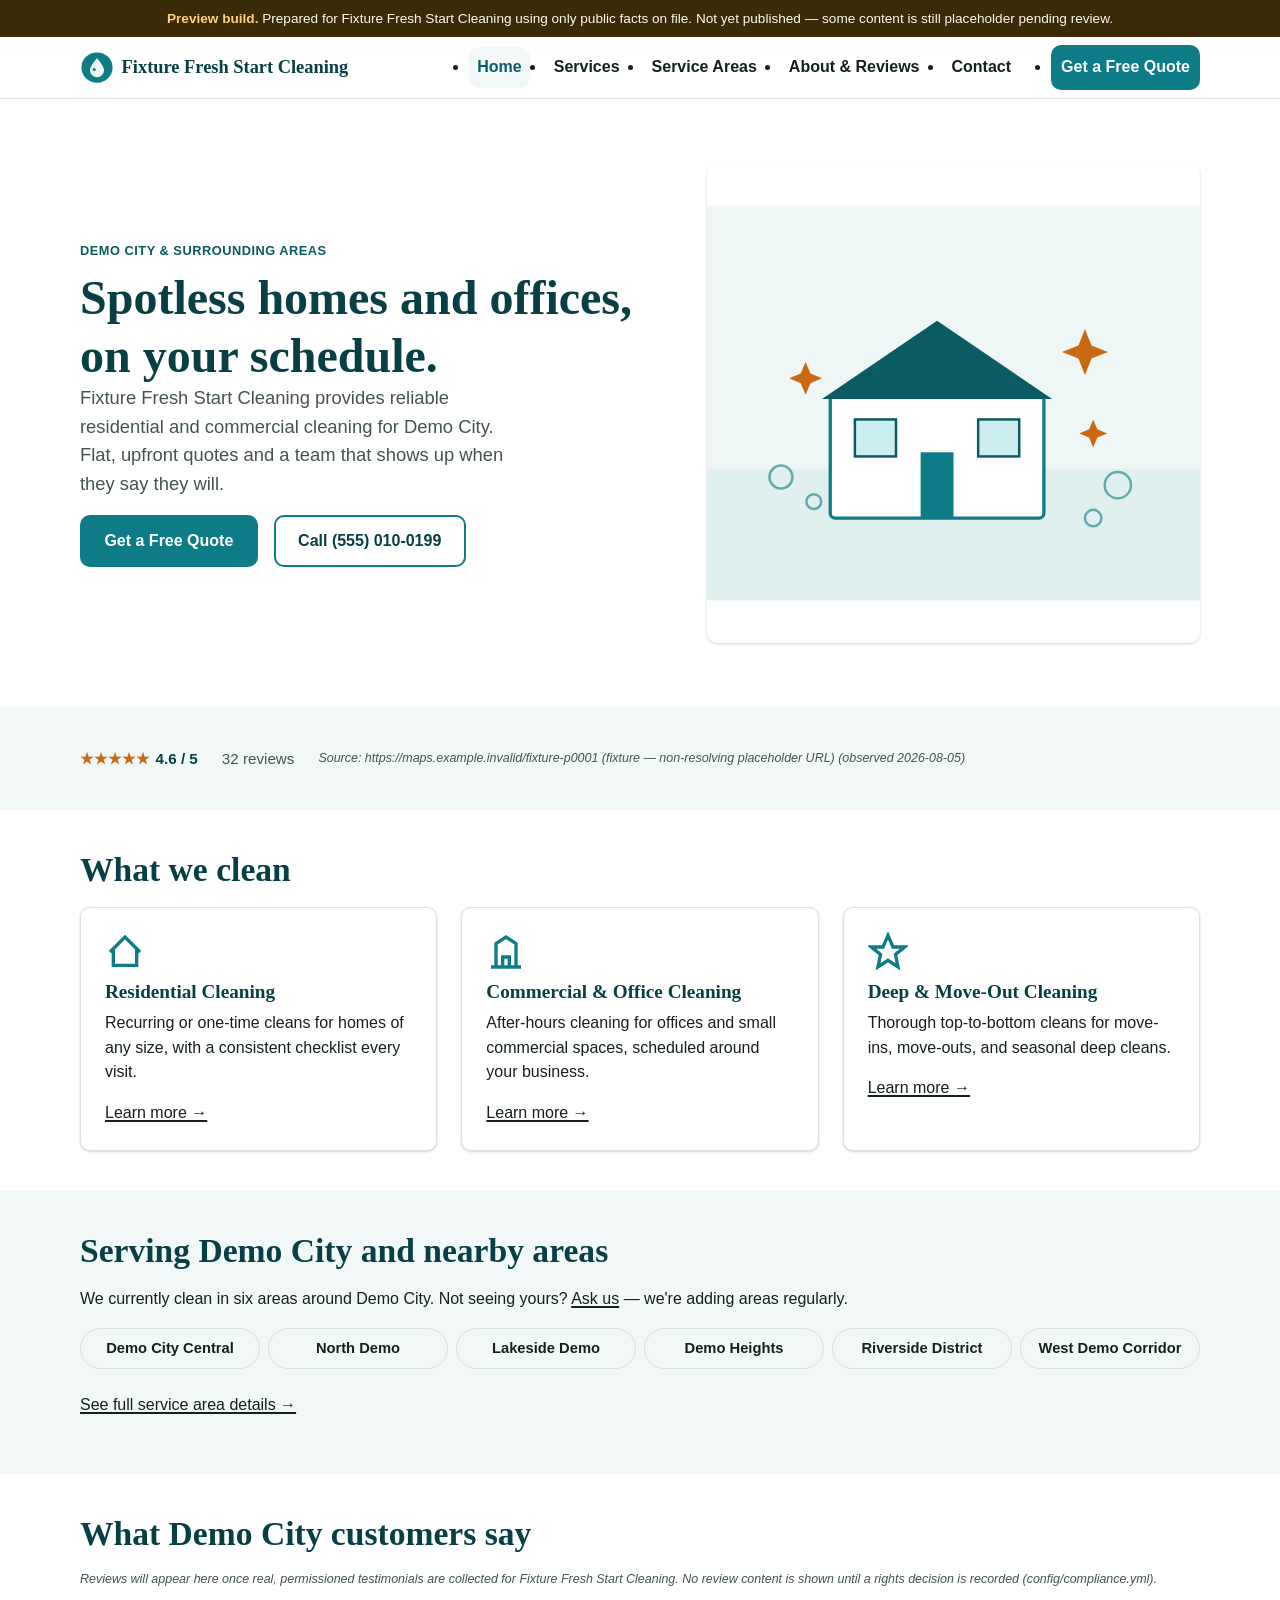
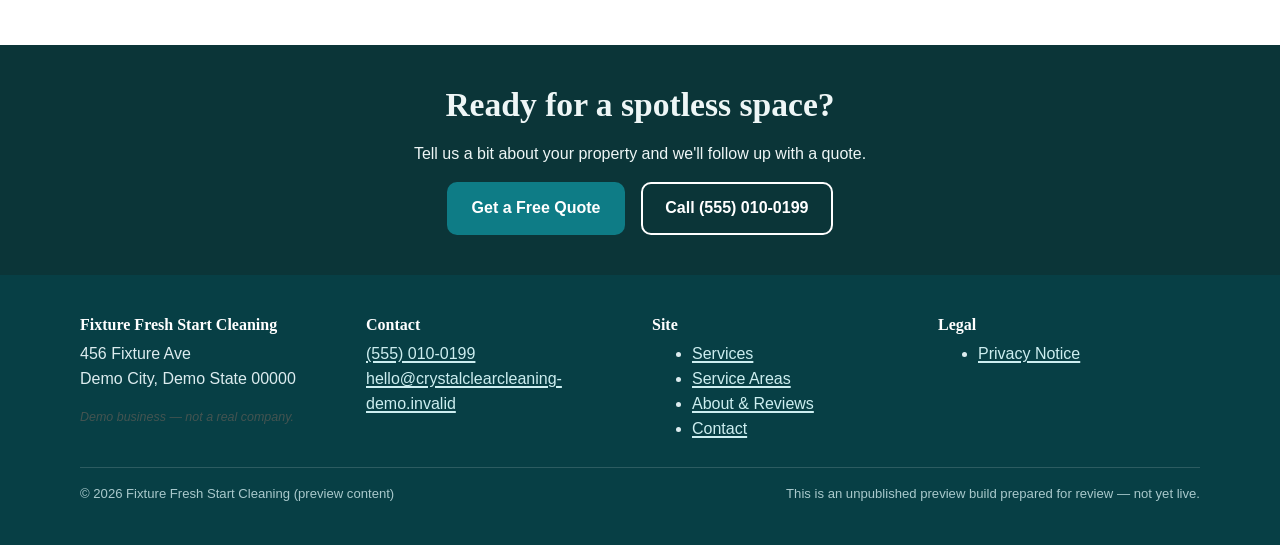
<file: previews/P0001/index.html>
<!doctype html>
<html lang="en">
<head>
  <!-- Generated preview: prospect_id=P0001, generated=2026-08-11, expires=2026-09-10, source=E:\SUPPORT2$\CODEX PROJECTS\WEBSITE CREATION PROJECTS\AI WEBSITES\data\prospects.csv -->
  <meta charset="utf-8" />
  <meta name="viewport" content="width=device-width, initial-scale=1" />
  <title>Fixture Fresh Start Cleaning | Residential &amp; Commercial Cleaning in Demo City (PREVIEW)</title>
  <meta name="description" content="Fixture Fresh Start Cleaning offers residential and commercial cleaning across Demo City." />
  <link rel="canonical" href="https://www.crystalclearcleaning-demo.invalid/" />
  <meta name="robots" content="noindex, nofollow" />
  <meta name="preview-expires" content="2026-09-10" />
  <link rel="icon" href="assets/img/favicon.svg" type="image/svg+xml" />
  <link rel="stylesheet" href="assets/css/styles.css" />

  <meta property="og:type" content="website" />
  <meta property="og:site_name" content="Fixture Fresh Start Cleaning (Preview)" />
  <meta property="og:title" content="Fixture Fresh Start Cleaning | Cleaning Company Website" />
  <meta property="og:description" content="A residential and commercial cleaning company website, built with this website system." />
  <meta property="og:url" content="https://www.crystalclearcleaning-demo.invalid/" />
  <meta property="og:image" content="assets/img/hero-illustration.svg" />
  <meta name="twitter:card" content="summary_large_image" />

  <script type="application/ld+json">
  {
    "@context": "https://schema.org",
    "@type": "LocalBusiness",
    "name": "Fixture Fresh Start Cleaning",
    "description": "Fictional demo cleaning company used to demonstrate a website and lead-generation system. Not a real business.",
    "url": "https://www.crystalclearcleaning-demo.invalid/",
    "telephone": "+15550100199",
    "priceRange": "$$",
    "address": {
      "@type": "PostalAddress",
      "streetAddress": "456 Fixture Ave",
      "addressLocality": "Demo City",
      "addressRegion": "Demo State",
      "postalCode": "00000",
      "addressCountry": "US"
    },
    "areaServed": ["Demo City", "North Demo", "Lakeside Demo", "Demo Heights", "Riverside District", "West Demo Corridor"],
    "openingHours": "Mo-Sa 07:00-19:00"
  }
  </script>
</head>
<body>
  <a class="skip-link" href="#main">Skip to main content</a>
  <div class="demo-banner" role="note">
    <strong>Preview build.</strong> Prepared for Fixture Fresh Start Cleaning using only public facts on file. Not yet published — some content is still placeholder pending review.
  </div>

  <header class="site-header">
    <div class="container">
      <a class="brand" href="index.html">
        <img class="brand-mark" src="assets/img/brand-mark.svg" alt="" width="34" height="34" />
        Fixture Fresh Start Cleaning
      </a>
      <button type="button" class="nav-toggle" data-nav-toggle aria-expanded="false" aria-controls="primary-nav">
        <svg class="nav-toggle-icon" viewBox="0 0 24 24" fill="none" stroke="currentColor" stroke-width="2" aria-hidden="true"><path d="M3 6h18M3 12h18M3 18h18"/></svg>
        Menu
      </button>
      <nav class="primary-nav" id="primary-nav" aria-label="Primary">
        <ul>
          <li><a href="index.html" aria-current="page">Home</a></li>
          <li><a href="services.html">Services</a></li>
          <li><a href="service-areas.html">Service Areas</a></li>
          <li><a href="about.html">About &amp; Reviews</a></li>
          <li><a href="contact.html">Contact</a></li>
          <li class="nav-cta"><a class="btn btn-primary" href="contact.html#quote-form">Get a Free Quote</a></li>
        </ul>
      </nav>
    </div>
  </header>

  <main id="main">
    <section class="hero">
      <div class="container">
        <div>
          <span class="hero-eyebrow">Demo City &amp; surrounding areas</span>
          <h1>Spotless homes and offices, on your schedule.</h1>
          <p class="hero-lead">Fixture Fresh Start Cleaning provides reliable residential and commercial cleaning for Demo City. Flat, upfront quotes and a team that shows up when they say they will.</p>
          <div class="btn-row">
            <a class="btn btn-primary" href="contact.html#quote-form">Get a Free Quote</a>
            <a class="btn btn-secondary" href="tel:+15550100199">Call (555) 010-0199</a>
          </div>
          
        </div>
        <img class="hero-art" src="assets/img/hero-illustration.svg" alt="Illustration of a tidy home with sparkle accents, representing a freshly cleaned property" width="600" height="480" />
      </div>
    </section>

    <section class="section-alt">
      <div class="container">
        <div class="trust-strip">
          <span class="rating-badge"><span class="stars" aria-hidden="true">★★★★★</span> 4.6 / 5</span>
          <span>32 reviews</span>
          <span class="fictional-note">Source: https://maps.example.invalid/fixture-p0001 (fixture — non-resolving placeholder URL) (observed 2026-08-05)</span>
        </div>
      </div>
    </section>

    <section>
      <div class="container">
        <h2>What we clean</h2>
        <div class="grid grid-3">
          <div class="card">
            <svg class="card-icon" viewBox="0 0 24 24" fill="none" stroke="currentColor" stroke-width="2" aria-hidden="true"><path d="M3 12l9-9 9 9M5 10v10h14V10"/></svg>
            <h3>Residential Cleaning</h3>
            <p>Recurring or one-time cleans for homes of any size, with a consistent checklist every visit.</p>
            <a href="services.html#residential">Learn more →</a>
          </div>
          <div class="card">
            <svg class="card-icon" viewBox="0 0 24 24" fill="none" stroke="currentColor" stroke-width="2" aria-hidden="true"><path d="M3 21h18M6 21V7l6-4 6 4v14M10 21v-6h4v6"/></svg>
            <h3>Commercial &amp; Office Cleaning</h3>
            <p>After-hours cleaning for offices and small commercial spaces, scheduled around your business.</p>
            <a href="services.html#commercial">Learn more →</a>
          </div>
          <div class="card">
            <svg class="card-icon" viewBox="0 0 24 24" fill="none" stroke="currentColor" stroke-width="2" aria-hidden="true"><path d="M12 2l3 7h7l-5.5 4.5L18 21l-6-4-6 4 1.5-7.5L2 9h7z"/></svg>
            <h3>Deep &amp; Move-Out Cleaning</h3>
            <p>Thorough top-to-bottom cleans for move-ins, move-outs, and seasonal deep cleans.</p>
            <a href="services.html#deep-cleaning">Learn more →</a>
          </div>
        </div>
      </div>
    </section>

    <section class="section-alt">
      <div class="container">
        <h2>Serving Demo City and nearby areas</h2>
        <p>We currently clean in six areas around Demo City. Not seeing yours? <a href="contact.html#quote-form">Ask us</a> — we're adding areas regularly.</p>
        <div class="area-list">
          <span class="area-chip">Demo City Central</span>
          <span class="area-chip">North Demo</span>
          <span class="area-chip">Lakeside Demo</span>
          <span class="area-chip">Demo Heights</span>
          <span class="area-chip">Riverside District</span>
          <span class="area-chip">West Demo Corridor</span>
        </div>
        <p style="margin-top: var(--space-4);"><a href="service-areas.html">See full service area details →</a></p>
      </div>
    </section>

    <section>
      <div class="container">
        <h2>What Demo City customers say</h2>
        <p class="fictional-note">Reviews will appear here once real, permissioned testimonials are collected for Fixture Fresh Start Cleaning. No review content is shown until a rights decision is recorded (config/compliance.yml).</p>
      </div>
    </section>

    <section class="cta-band">
      <div class="container" style="text-align:center;">
        <h2>Ready for a spotless space?</h2>
        <p>Tell us a bit about your property and we'll follow up with a quote.</p>
        <div class="btn-row" style="justify-content:center;">
          <a class="btn btn-primary" href="contact.html#quote-form">Get a Free Quote</a>
          <a class="btn btn-secondary" href="tel:+15550100199">Call (555) 010-0199</a>
        </div>
      </div>
    </section>
  </main>

  <footer class="site-footer">
    <div class="container">
      <div class="footer-grid">
        <div>
          <h3>Fixture Fresh Start Cleaning</h3>
          <p>456 Fixture Ave<br />Demo City, Demo State 00000</p>
          <p class="fictional-note">Demo business — not a real company.</p>
        </div>
        <div>
          <h3>Contact</h3>
          <p><a href="tel:+15550100199">(555) 010-0199</a><br />
          <a href="mailto:hello@crystalclearcleaning-demo.invalid">hello@crystalclearcleaning-demo.invalid</a></p>
        </div>
        <div>
          <h3>Site</h3>
          <ul>
            <li><a href="services.html">Services</a></li>
            <li><a href="service-areas.html">Service Areas</a></li>
            <li><a href="about.html">About &amp; Reviews</a></li>
            <li><a href="contact.html">Contact</a></li>
          </ul>
        </div>
        <div>
          <h3>Legal</h3>
          <ul>
            <li><a href="contact.html#privacy">Privacy Notice</a></li>
          </ul>
        </div>
      </div>
      <div class="footer-bottom">
        <span>&copy; 2026 Fixture Fresh Start Cleaning (preview content)</span>
        <span>This is an unpublished preview build prepared for review — not yet live.</span>
      </div>
    </div>
  </footer>

  <script src="assets/js/main.js"></script>
</body>
</html>
</file>
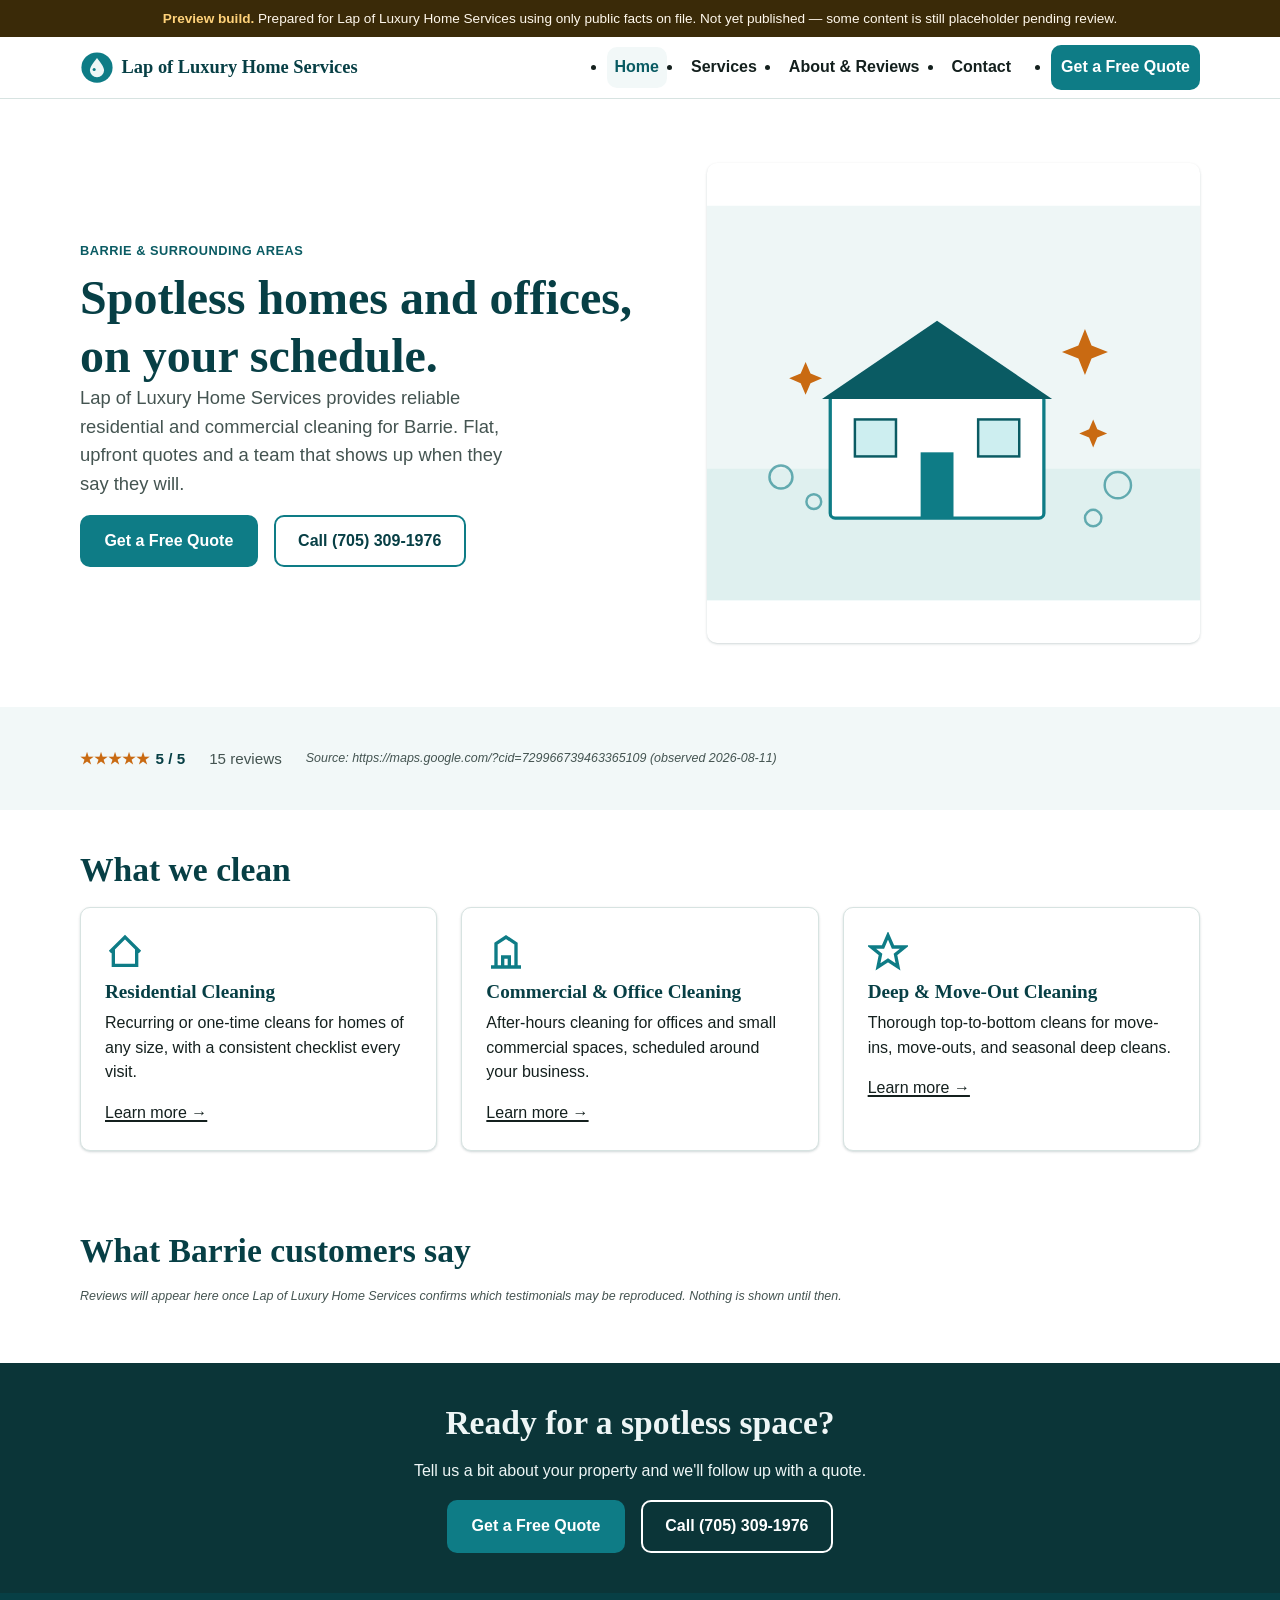
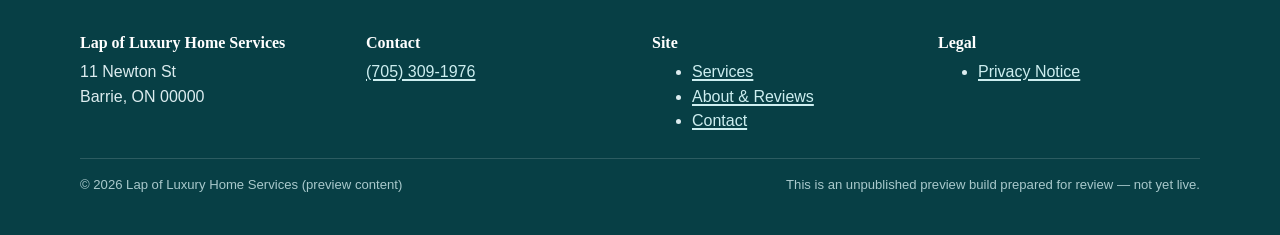
<file: previews/R20260811-037/index.html>
<!doctype html>
<html lang="en">
<head>
  <!-- Generated preview: prospect_id=R20260811-037, generated=2026-09-09, expires=2026-10-09, source=prospects.csv -->
  <meta charset="utf-8" />
  <meta name="viewport" content="width=device-width, initial-scale=1" />
  <title>Lap of Luxury Home Services | Residential &amp; Commercial Cleaning in Barrie (PREVIEW)</title>
  <meta name="description" content="Lap of Luxury Home Services offers residential and commercial cleaning across Barrie." />
  <meta name="robots" content="noindex, nofollow" />
  <meta name="preview-expires" content="2026-10-09" />
  <link rel="icon" href="assets/img/favicon.svg" type="image/svg+xml" />
  <link rel="stylesheet" href="assets/css/styles.css" />

  <meta property="og:type" content="website" />
  <meta property="og:site_name" content="Lap of Luxury Home Services (Preview)" />
  <meta property="og:title" content="Lap of Luxury Home Services | Cleaning Company Website" />
  <meta property="og:description" content="A residential and commercial cleaning company website, built with this website system." />
  <meta property="og:image" content="assets/img/hero-illustration.svg" />
  <meta name="twitter:card" content="summary_large_image" />

  <script type="application/ld+json">
  {
    "@context": "https://schema.org",
    "@type": "LocalBusiness",
    "name": "Lap of Luxury Home Services",
    "description": "Lap of Luxury Home Services — residential and commercial cleaning in Barrie.",
    "telephone": "+17053091976",
    "priceRange": "$$",
    "address": {
      "@type": "PostalAddress",
      "streetAddress": "11 Newton St",
      "addressLocality": "Barrie",
      "addressRegion": "ON",
      "postalCode": "00000",
      "addressCountry": "US"
    },
    "areaServed": ["Barrie"]
  }
  </script>
</head>
<body>
  <a class="skip-link" href="#main">Skip to main content</a>
  <div class="demo-banner" role="note">
    <strong>Preview build.</strong> Prepared for Lap of Luxury Home Services using only public facts on file. Not yet published — some content is still placeholder pending review.
  </div>

  <header class="site-header">
    <div class="container">
      <a class="brand" href="index.html">
        <img class="brand-mark" src="assets/img/brand-mark.svg" alt="" width="34" height="34" />
        Lap of Luxury Home Services
      </a>
      <button type="button" class="nav-toggle" data-nav-toggle aria-expanded="false" aria-controls="primary-nav">
        <svg class="nav-toggle-icon" viewBox="0 0 24 24" fill="none" stroke="currentColor" stroke-width="2" aria-hidden="true"><path d="M3 6h18M3 12h18M3 18h18"/></svg>
        Menu
      </button>
      <nav class="primary-nav" id="primary-nav" aria-label="Primary">
        <ul>
          <li><a href="index.html" aria-current="page">Home</a></li>
          <li><a href="services.html">Services</a></li>
          <li><a href="about.html">About &amp; Reviews</a></li>
          <li><a href="contact.html">Contact</a></li>
          <li class="nav-cta"><a class="btn btn-primary" href="contact.html#quote-form">Get a Free Quote</a></li>
        </ul>
      </nav>
    </div>
  </header>

  <main id="main">
    <section class="hero">
      <div class="container">
        <div>
          <span class="hero-eyebrow">Barrie &amp; surrounding areas</span>
          <h1>Spotless homes and offices, on your schedule.</h1>
          <p class="hero-lead">Lap of Luxury Home Services provides reliable residential and commercial cleaning for Barrie. Flat, upfront quotes and a team that shows up when they say they will.</p>
          <div class="btn-row">
            <a class="btn btn-primary" href="contact.html#quote-form">Get a Free Quote</a>
            <a class="btn btn-secondary" href="tel:+17053091976">Call (705) 309-1976</a>
          </div>
          
        </div>
        <img class="hero-art" src="assets/img/hero-illustration.svg" alt="Illustration of a tidy home with sparkle accents, representing a freshly cleaned property" width="600" height="480" />
      </div>
    </section>

    <section class="section-alt">
      <div class="container">
        <div class="trust-strip">
          <span class="rating-badge"><span class="stars" aria-hidden="true">★★★★★</span> 5 / 5</span>
          <span>15 reviews</span>
          <span class="fictional-note">Source: https://maps.google.com/?cid=729966739463365109 (observed 2026-08-11)</span>
        </div>
      </div>
    </section>

    <section>
      <div class="container">
        <h2>What we clean</h2>
        <div class="grid grid-3">
          <div class="card">
            <svg class="card-icon" viewBox="0 0 24 24" fill="none" stroke="currentColor" stroke-width="2" aria-hidden="true"><path d="M3 12l9-9 9 9M5 10v10h14V10"/></svg>
            <h3>Residential Cleaning</h3>
            <p>Recurring or one-time cleans for homes of any size, with a consistent checklist every visit.</p>
            <a href="services.html#residential">Learn more →</a>
          </div>
          <div class="card">
            <svg class="card-icon" viewBox="0 0 24 24" fill="none" stroke="currentColor" stroke-width="2" aria-hidden="true"><path d="M3 21h18M6 21V7l6-4 6 4v14M10 21v-6h4v6"/></svg>
            <h3>Commercial &amp; Office Cleaning</h3>
            <p>After-hours cleaning for offices and small commercial spaces, scheduled around your business.</p>
            <a href="services.html#commercial">Learn more →</a>
          </div>
          <div class="card">
            <svg class="card-icon" viewBox="0 0 24 24" fill="none" stroke="currentColor" stroke-width="2" aria-hidden="true"><path d="M12 2l3 7h7l-5.5 4.5L18 21l-6-4-6 4 1.5-7.5L2 9h7z"/></svg>
            <h3>Deep &amp; Move-Out Cleaning</h3>
            <p>Thorough top-to-bottom cleans for move-ins, move-outs, and seasonal deep cleans.</p>
            <a href="services.html#deep-cleaning">Learn more →</a>
          </div>
        </div>
      </div>
    </section>

    <section>
      <div class="container">
        <h2>What Barrie customers say</h2>
        <p class="fictional-note">Reviews will appear here once Lap of Luxury Home Services confirms which testimonials may be reproduced. Nothing is shown until then.</p>
      </div>
    </section>

    <section class="cta-band">
      <div class="container" style="text-align:center;">
        <h2>Ready for a spotless space?</h2>
        <p>Tell us a bit about your property and we'll follow up with a quote.</p>
        <div class="btn-row" style="justify-content:center;">
          <a class="btn btn-primary" href="contact.html#quote-form">Get a Free Quote</a>
          <a class="btn btn-secondary" href="tel:+17053091976">Call (705) 309-1976</a>
        </div>
      </div>
    </section>
  </main>

  <footer class="site-footer">
    <div class="container">
      <div class="footer-grid">
        <div>
          <h3>Lap of Luxury Home Services</h3>
          <p>11 Newton St<br />Barrie, ON 00000</p>
          
        </div>
        <div>
          <h3>Contact</h3>
          <p><a href="tel:+17053091976">(705) 309-1976</a></p>
        </div>
        <div>
          <h3>Site</h3>
          <ul>
            <li><a href="services.html">Services</a></li>
            <li><a href="about.html">About &amp; Reviews</a></li>
            <li><a href="contact.html">Contact</a></li>
          </ul>
        </div>
        <div>
          <h3>Legal</h3>
          <ul>
            <li><a href="contact.html#privacy">Privacy Notice</a></li>
          </ul>
        </div>
      </div>
      <div class="footer-bottom">
        <span>&copy; 2026 Lap of Luxury Home Services (preview content)</span>
        <span>This is an unpublished preview build prepared for review — not yet live.</span>
      </div>
    </div>
  </footer>

  <script src="assets/js/main.js"></script>
</body>
</html>
</file>
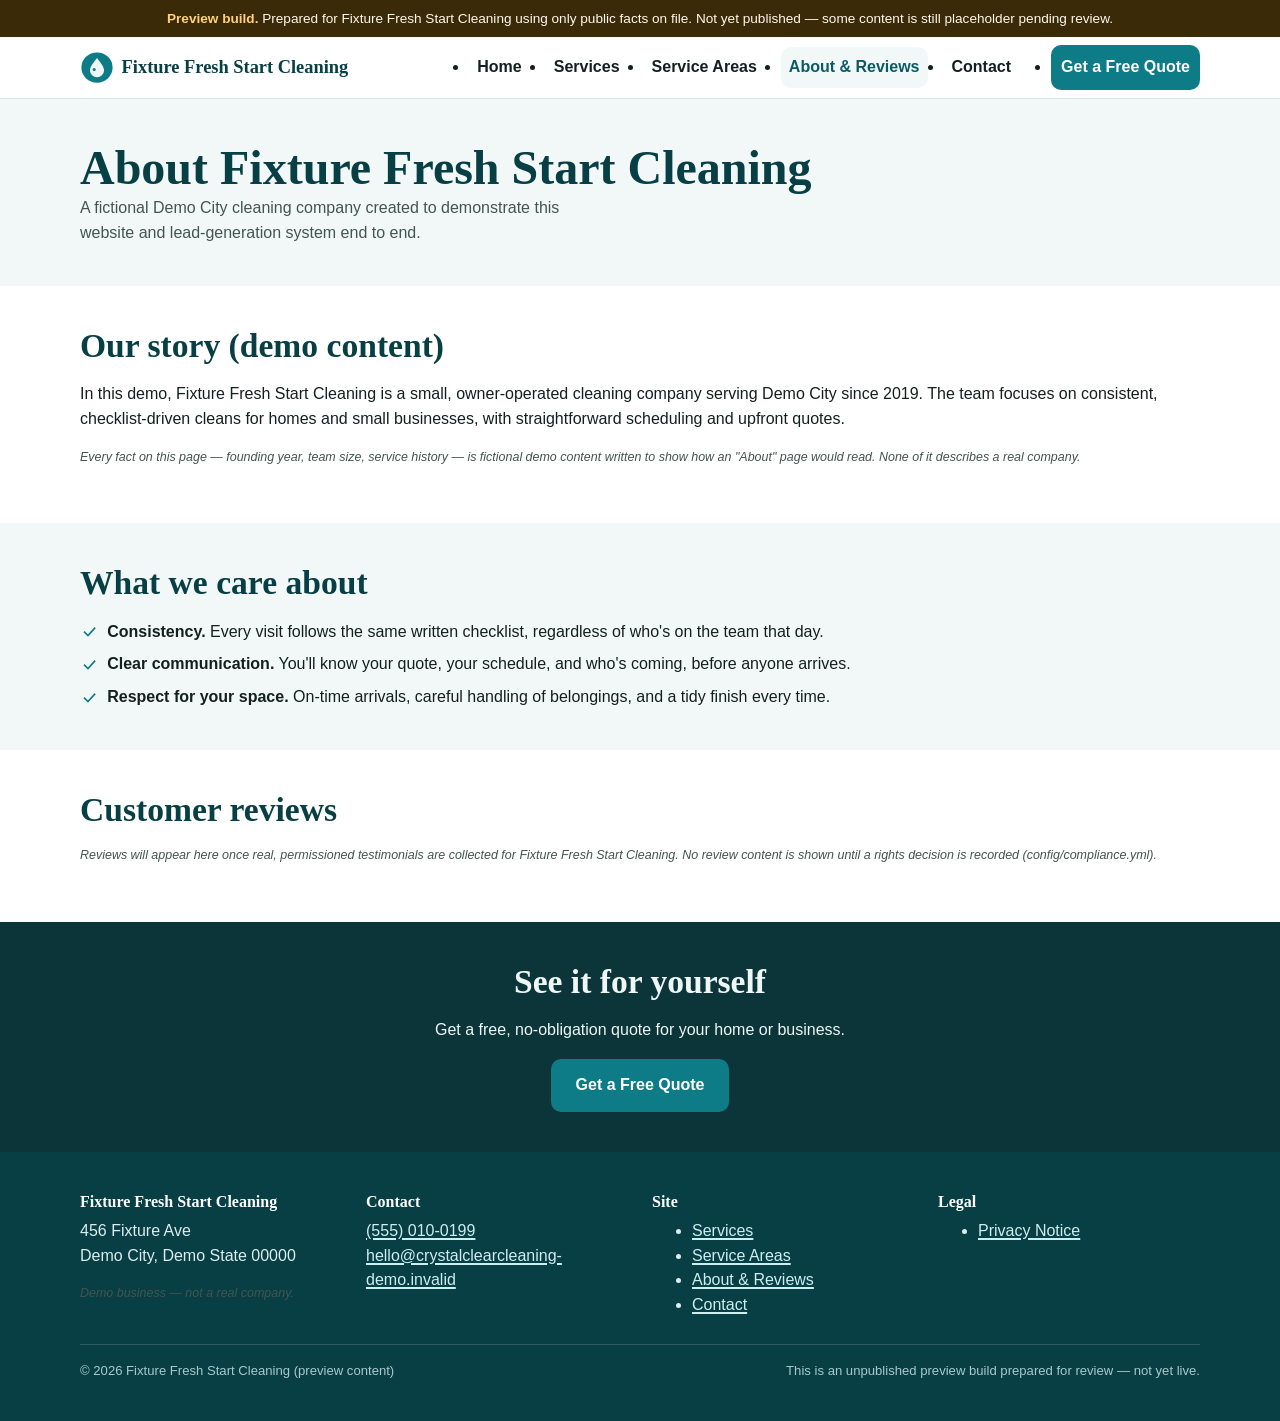
<file: previews/P0001/about.html>
<!doctype html>
<html lang="en">
<head>
  <!-- Generated preview: prospect_id=P0001, generated=2026-08-11, expires=2026-09-10, source=E:\SUPPORT2$\CODEX PROJECTS\WEBSITE CREATION PROJECTS\AI WEBSITES\data\prospects.csv -->
  <meta charset="utf-8" />
  <meta name="viewport" content="width=device-width, initial-scale=1" />
  <title>About &amp; Reviews | Fixture Fresh Start Cleaning (PREVIEW)</title>
  <meta name="description" content="About Fixture Fresh Start Cleaning and customer reviews." />
  <link rel="canonical" href="https://www.crystalclearcleaning-demo.invalid/about.html" />
  <meta name="robots" content="noindex, nofollow" />
  <meta name="preview-expires" content="2026-09-10" />
  <link rel="icon" href="assets/img/favicon.svg" type="image/svg+xml" />
  <link rel="stylesheet" href="assets/css/styles.css" />

  <meta property="og:type" content="website" />
  <meta property="og:site_name" content="Fixture Fresh Start Cleaning (Preview)" />
  <meta property="og:title" content="About &amp; Reviews | Fixture Fresh Start Cleaning (Preview)" />
  <meta property="og:description" content="About the company and customer reviews." />
  <meta property="og:url" content="https://www.crystalclearcleaning-demo.invalid/about.html" />
</head>
<body>
  <a class="skip-link" href="#main">Skip to main content</a>
  <div class="demo-banner" role="note">
    <strong>Preview build.</strong> Prepared for Fixture Fresh Start Cleaning using only public facts on file. Not yet published — some content is still placeholder pending review.
  </div>

  <header class="site-header">
    <div class="container">
      <a class="brand" href="index.html">
        <img class="brand-mark" src="assets/img/brand-mark.svg" alt="" width="34" height="34" />
        Fixture Fresh Start Cleaning
      </a>
      <button type="button" class="nav-toggle" data-nav-toggle aria-expanded="false" aria-controls="primary-nav">
        <svg class="nav-toggle-icon" viewBox="0 0 24 24" fill="none" stroke="currentColor" stroke-width="2" aria-hidden="true"><path d="M3 6h18M3 12h18M3 18h18"/></svg>
        Menu
      </button>
      <nav class="primary-nav" id="primary-nav" aria-label="Primary">
        <ul>
          <li><a href="index.html">Home</a></li>
          <li><a href="services.html">Services</a></li>
          <li><a href="service-areas.html">Service Areas</a></li>
          <li><a href="about.html" aria-current="page">About &amp; Reviews</a></li>
          <li><a href="contact.html">Contact</a></li>
          <li class="nav-cta"><a class="btn btn-primary" href="contact.html#quote-form">Get a Free Quote</a></li>
        </ul>
      </nav>
    </div>
  </header>

  <main id="main">
    <div class="page-header">
      <div class="container">
        <h1>About Fixture Fresh Start Cleaning</h1>
        <p>A fictional Demo City cleaning company created to demonstrate this website and lead-generation system end to end.</p>
      </div>
    </div>

    <section>
      <div class="container">
        <h2>Our story (demo content)</h2>
        <p>In this demo, Fixture Fresh Start Cleaning is a small, owner-operated cleaning company serving Demo City since 2019. The team focuses on consistent, checklist-driven cleans for homes and small businesses, with straightforward scheduling and upfront quotes.</p>
        <p class="fictional-note">Every fact on this page — founding year, team size, service history — is fictional demo content written to show how an "About" page would read. None of it describes a real company.</p>
      </div>
    </section>

    <section class="section-alt">
      <div class="container">
        <h2>What we care about</h2>
        <ul class="list-check">
          <li><svg viewBox="0 0 24 24" fill="none" stroke="currentColor" stroke-width="2" aria-hidden="true"><path d="M5 12l5 5 9-10"/></svg><span><strong>Consistency.</strong> Every visit follows the same written checklist, regardless of who's on the team that day.</span></li>
          <li><svg viewBox="0 0 24 24" fill="none" stroke="currentColor" stroke-width="2" aria-hidden="true"><path d="M5 12l5 5 9-10"/></svg><span><strong>Clear communication.</strong> You'll know your quote, your schedule, and who's coming, before anyone arrives.</span></li>
          <li><svg viewBox="0 0 24 24" fill="none" stroke="currentColor" stroke-width="2" aria-hidden="true"><path d="M5 12l5 5 9-10"/></svg><span><strong>Respect for your space.</strong> On-time arrivals, careful handling of belongings, and a tidy finish every time.</span></li>
        </ul>
      </div>
    </section>

    <section id="reviews">
      <div class="container">
        <h2>Customer reviews</h2>
        <p class="fictional-note">Reviews will appear here once real, permissioned testimonials are collected for Fixture Fresh Start Cleaning. No review content is shown until a rights decision is recorded (config/compliance.yml).</p>
      </div>
    </section>

    <section class="cta-band">
      <div class="container" style="text-align:center;">
        <h2>See it for yourself</h2>
        <p>Get a free, no-obligation quote for your home or business.</p>
        <div class="btn-row" style="justify-content:center;">
          <a class="btn btn-primary" href="contact.html#quote-form">Get a Free Quote</a>
        </div>
      </div>
    </section>
  </main>

  <footer class="site-footer">
    <div class="container">
      <div class="footer-grid">
        <div>
          <h3>Fixture Fresh Start Cleaning</h3>
          <p>456 Fixture Ave<br />Demo City, Demo State 00000</p>
          <p class="fictional-note">Demo business — not a real company.</p>
        </div>
        <div>
          <h3>Contact</h3>
          <p><a href="tel:+15550100199">(555) 010-0199</a><br />
          <a href="mailto:hello@crystalclearcleaning-demo.invalid">hello@crystalclearcleaning-demo.invalid</a></p>
        </div>
        <div>
          <h3>Site</h3>
          <ul>
            <li><a href="services.html">Services</a></li>
            <li><a href="service-areas.html">Service Areas</a></li>
            <li><a href="about.html">About &amp; Reviews</a></li>
            <li><a href="contact.html">Contact</a></li>
          </ul>
        </div>
        <div>
          <h3>Legal</h3>
          <ul>
            <li><a href="contact.html#privacy">Privacy Notice</a></li>
          </ul>
        </div>
      </div>
      <div class="footer-bottom">
        <span>&copy; 2026 Fixture Fresh Start Cleaning (preview content)</span>
        <span>This is an unpublished preview build prepared for review — not yet live.</span>
      </div>
    </div>
  </footer>

  <script src="assets/js/main.js"></script>
</body>
</html>
</file>
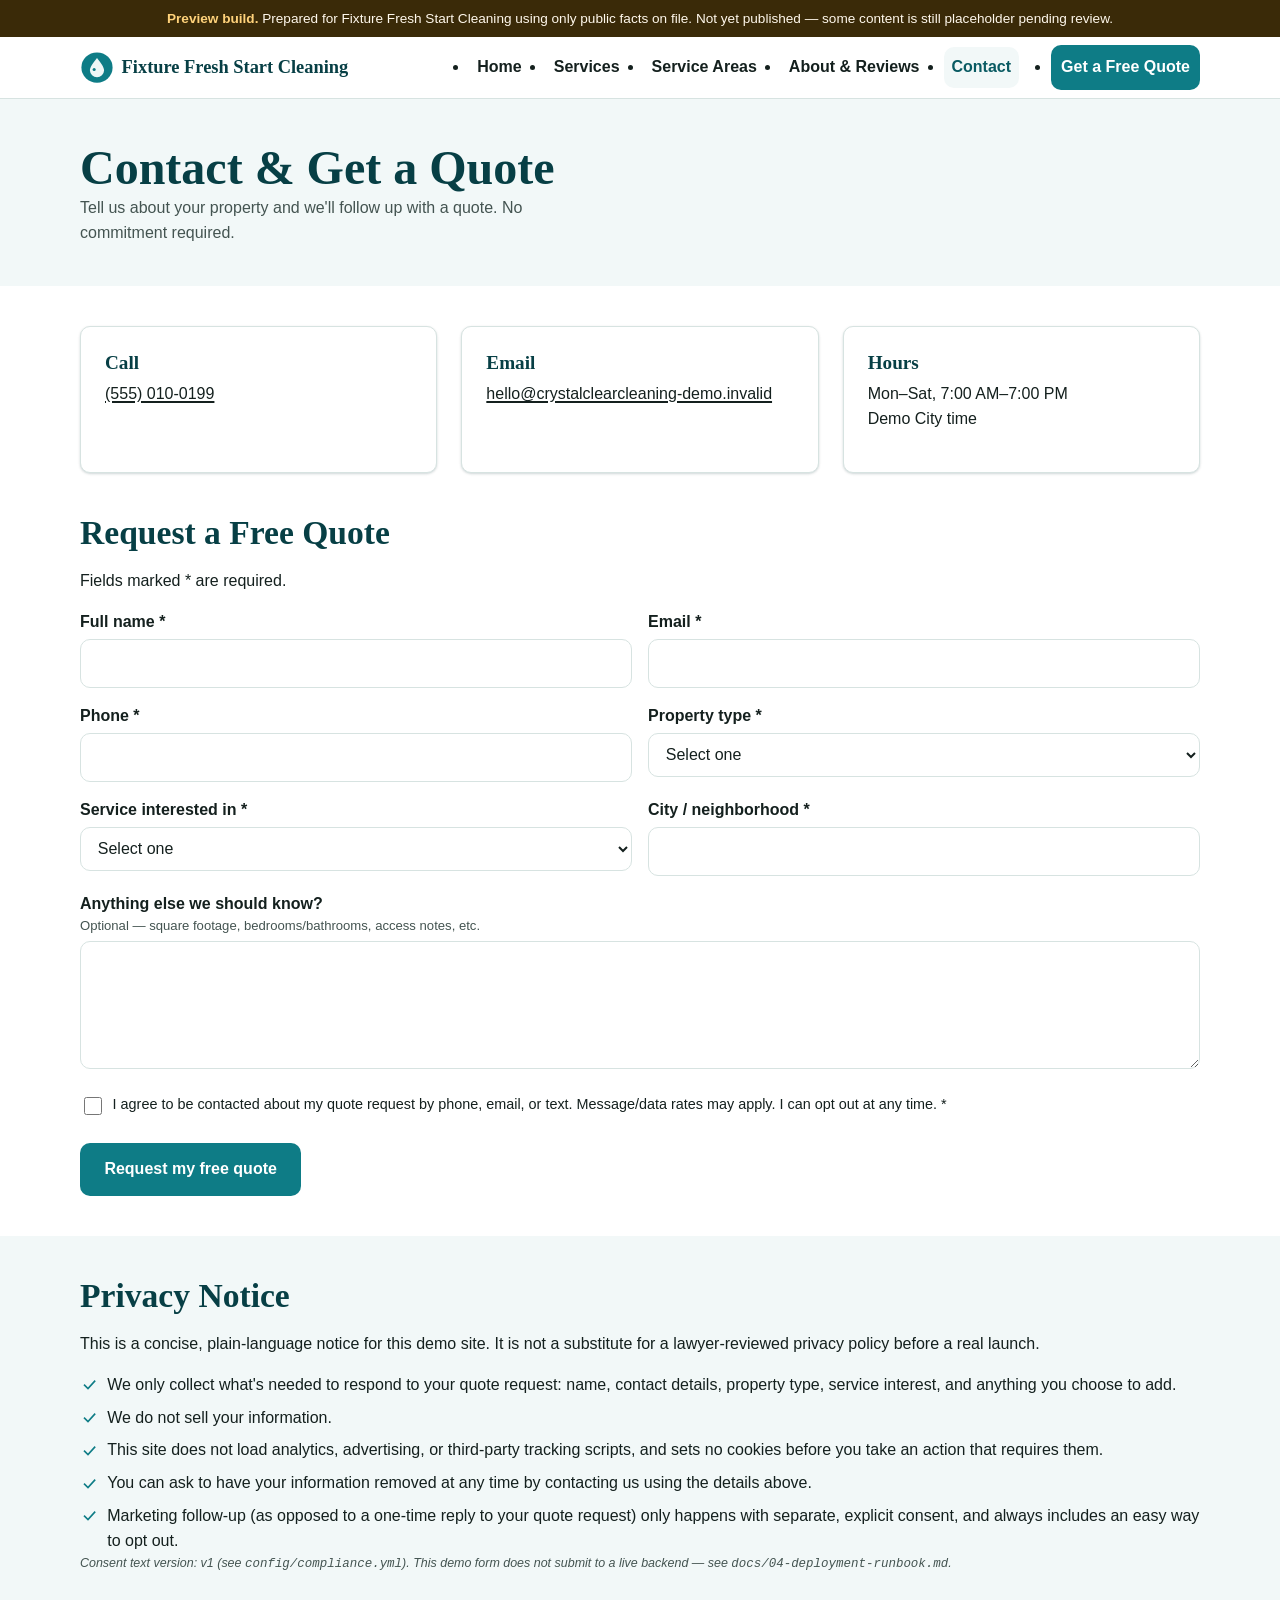
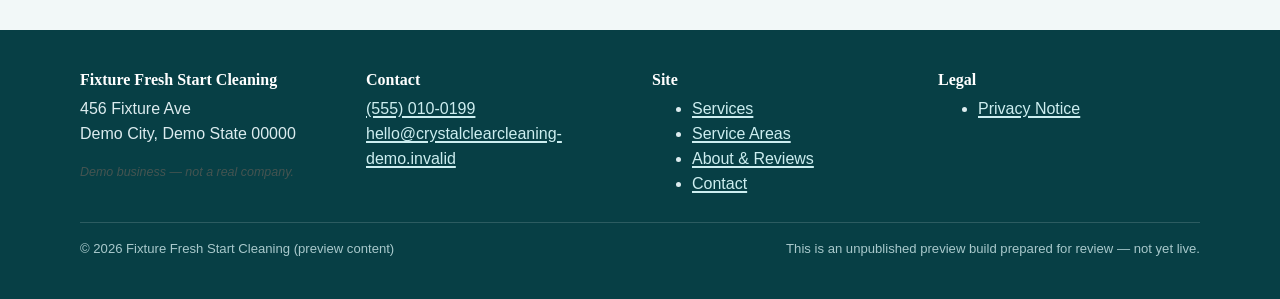
<file: previews/P0001/contact.html>
<!doctype html>
<html lang="en">
<head>
  <!-- Generated preview: prospect_id=P0001, generated=2026-08-11, expires=2026-09-10, source=E:\SUPPORT2$\CODEX PROJECTS\WEBSITE CREATION PROJECTS\AI WEBSITES\data\prospects.csv -->
  <meta charset="utf-8" />
  <meta name="viewport" content="width=device-width, initial-scale=1" />
  <title>Contact &amp; Get a Quote | Fixture Fresh Start Cleaning (PREVIEW)</title>
  <meta name="description" content="Request a free cleaning quote from Fixture Fresh Start Cleaning in Demo City. Demo form only; not connected to a live inbox." />
  <link rel="canonical" href="https://www.crystalclearcleaning-demo.invalid/contact.html" />
  <meta name="robots" content="noindex, nofollow" />
  <meta name="preview-expires" content="2026-09-10" />
  <link rel="icon" href="assets/img/favicon.svg" type="image/svg+xml" />
  <link rel="stylesheet" href="assets/css/styles.css" />

  <meta property="og:type" content="website" />
  <meta property="og:site_name" content="Fixture Fresh Start Cleaning (Preview)" />
  <meta property="og:title" content="Contact &amp; Get a Quote | Fixture Fresh Start Cleaning (Preview)" />
  <meta property="og:description" content="Request a free cleaning quote." />
  <meta property="og:url" content="https://www.crystalclearcleaning-demo.invalid/contact.html" />

  <script type="application/ld+json">
  {
    "@context": "https://schema.org",
    "@type": "LocalBusiness",
    "name": "Fixture Fresh Start Cleaning",
    "url": "https://www.crystalclearcleaning-demo.invalid/",
    "telephone": "+15550100199",
    "email": "hello@crystalclearcleaning-demo.invalid",
    "address": {
      "@type": "PostalAddress",
      "streetAddress": "456 Fixture Ave",
      "addressLocality": "Demo City",
      "addressRegion": "Demo State",
      "postalCode": "00000",
      "addressCountry": "US"
    },
    "openingHours": "Mo-Sa 07:00-19:00"
  }
  </script>
</head>
<body>
  <a class="skip-link" href="#main">Skip to main content</a>
  <div class="demo-banner" role="note">
    <strong>Preview build.</strong> Prepared for Fixture Fresh Start Cleaning using only public facts on file. Not yet published — some content is still placeholder pending review.
  </div>

  <header class="site-header">
    <div class="container">
      <a class="brand" href="index.html">
        <img class="brand-mark" src="assets/img/brand-mark.svg" alt="" width="34" height="34" />
        Fixture Fresh Start Cleaning
      </a>
      <button type="button" class="nav-toggle" data-nav-toggle aria-expanded="false" aria-controls="primary-nav">
        <svg class="nav-toggle-icon" viewBox="0 0 24 24" fill="none" stroke="currentColor" stroke-width="2" aria-hidden="true"><path d="M3 6h18M3 12h18M3 18h18"/></svg>
        Menu
      </button>
      <nav class="primary-nav" id="primary-nav" aria-label="Primary">
        <ul>
          <li><a href="index.html">Home</a></li>
          <li><a href="services.html">Services</a></li>
          <li><a href="service-areas.html">Service Areas</a></li>
          <li><a href="about.html">About &amp; Reviews</a></li>
          <li><a href="contact.html" aria-current="page">Contact</a></li>
          <li class="nav-cta"><a class="btn btn-primary" href="contact.html#quote-form">Get a Free Quote</a></li>
        </ul>
      </nav>
    </div>
  </header>

  <main id="main">
    <div class="page-header">
      <div class="container">
        <h1>Contact &amp; Get a Quote</h1>
        <p>Tell us about your property and we'll follow up with a quote. No commitment required.</p>
      </div>
    </div>

    <section>
      <div class="container">
        <div class="grid" style="grid-template-columns: 1fr; gap: var(--space-5);">
          <div class="grid grid-3" style="grid-template-columns: repeat(auto-fit, minmax(200px,1fr));">
            <div class="card">
              <h3>Call</h3>
              <p><a href="tel:+15550100199">(555) 010-0199</a></p>
              
            </div>
            <div class="card">
              <h3>Email</h3>
              <p><a href="mailto:hello@crystalclearcleaning-demo.invalid">hello@crystalclearcleaning-demo.invalid</a></p>
              
            </div>
            <div class="card">
              <h3>Hours</h3>
              <p>Mon–Sat, 7:00 AM–7:00 PM<br />Demo City time</p>
            </div>
          </div>

          <div>
            <h2 id="quote-form-heading">Request a Free Quote</h2>
            <p>Fields marked <span aria-hidden="true">*</span><span class="visually-hidden">(required)</span> are required.</p>

            <form id="quote-form" novalidate aria-labelledby="quote-form-heading">
              <div class="form-grid two-col">
                <div class="field">
                  <label for="full-name">Full name <span aria-hidden="true">*</span></label>
                  <input type="text" id="full-name" name="full_name" autocomplete="name" required />
                  <p class="field-error" role="alert"></p>
                </div>
                <div class="field">
                  <label for="email">Email <span aria-hidden="true">*</span></label>
                  <input type="email" id="email" name="email" autocomplete="email" required />
                  <p class="field-error" role="alert"></p>
                </div>
                <div class="field">
                  <label for="phone">Phone <span aria-hidden="true">*</span></label>
                  <input type="tel" id="phone" name="phone" autocomplete="tel" required />
                  <p class="field-error" role="alert"></p>
                </div>
                <div class="field">
                  <label for="property-type">Property type <span aria-hidden="true">*</span></label>
                  <select id="property-type" name="property_type" required>
                    <option value="">Select one</option>
                    <option value="residential">Residential</option>
                    <option value="commercial">Commercial / Office</option>
                  </select>
                  <p class="field-error" role="alert"></p>
                </div>
                <div class="field">
                  <label for="service">Service interested in <span aria-hidden="true">*</span></label>
                  <select id="service" name="service_interest" required>
                    <option value="">Select one</option>
                    <option value="recurring">Recurring maintenance cleaning</option>
                    <option value="one-time">One-time cleaning</option>
                    <option value="move-in-out">Move-in / move-out cleaning</option>
                    <option value="deep-clean">Deep cleaning</option>
                    <option value="commercial">Commercial / office cleaning</option>
                  </select>
                  <p class="field-error" role="alert"></p>
                </div>
                <div class="field">
                  <label for="area">City / neighborhood <span aria-hidden="true">*</span></label>
                  <input type="text" id="area" name="service_area" autocomplete="address-level2" required />
                  <p class="field-error" role="alert"></p>
                </div>
                <div class="field full">
                  <label for="details">Anything else we should know? <span class="hint">Optional — square footage, bedrooms/bathrooms, access notes, etc.</span></label>
                  <textarea id="details" name="details"></textarea>
                </div>

                <!-- Honeypot: hidden from real visitors; a filled value signals an automated bot submission -->
                <div class="hp-field" aria-hidden="true">
                  <label for="website">Leave this field blank</label>
                  <input type="text" id="website" name="website" tabindex="-1" autocomplete="off" />
                </div>

                <div class="field full consent-field">
                  <input type="checkbox" id="consent" name="consent" required />
                  <label for="consent">I agree to be contacted about my quote request by phone, email, or text. Message/data rates may apply. I can opt out at any time. <span aria-hidden="true">*</span></label>
                </div>
              </div>

              <p class="form-status" role="status" aria-live="polite"></p>

              <div style="margin-top: var(--space-4);">
                <button type="submit" class="btn btn-primary">Request my free quote</button>
              </div>
            </form>
          </div>
        </div>
      </div>
    </section>

    <section class="section-alt" id="privacy">
      <div class="container">
        <h2>Privacy Notice</h2>
        <p>This is a concise, plain-language notice for this demo site. It is not a substitute for a lawyer-reviewed privacy policy before a real launch.</p>
        <ul class="list-check">
          <li><svg viewBox="0 0 24 24" fill="none" stroke="currentColor" stroke-width="2" aria-hidden="true"><path d="M5 12l5 5 9-10"/></svg><span>We only collect what's needed to respond to your quote request: name, contact details, property type, service interest, and anything you choose to add.</span></li>
          <li><svg viewBox="0 0 24 24" fill="none" stroke="currentColor" stroke-width="2" aria-hidden="true"><path d="M5 12l5 5 9-10"/></svg><span>We do not sell your information.</span></li>
          <li><svg viewBox="0 0 24 24" fill="none" stroke="currentColor" stroke-width="2" aria-hidden="true"><path d="M5 12l5 5 9-10"/></svg><span>This site does not load analytics, advertising, or third-party tracking scripts, and sets no cookies before you take an action that requires them.</span></li>
          <li><svg viewBox="0 0 24 24" fill="none" stroke="currentColor" stroke-width="2" aria-hidden="true"><path d="M5 12l5 5 9-10"/></svg><span>You can ask to have your information removed at any time by contacting us using the details above.</span></li>
          <li><svg viewBox="0 0 24 24" fill="none" stroke="currentColor" stroke-width="2" aria-hidden="true"><path d="M5 12l5 5 9-10"/></svg><span>Marketing follow-up (as opposed to a one-time reply to your quote request) only happens with separate, explicit consent, and always includes an easy way to opt out.</span></li>
        </ul>
        <p class="fictional-note">Consent text version: v1 (see <code>config/compliance.yml</code>). This demo form does not submit to a live backend — see <code>docs/04-deployment-runbook.md</code>.</p>
      </div>
    </section>
  </main>

  <footer class="site-footer">
    <div class="container">
      <div class="footer-grid">
        <div>
          <h3>Fixture Fresh Start Cleaning</h3>
          <p>456 Fixture Ave<br />Demo City, Demo State 00000</p>
          <p class="fictional-note">Demo business — not a real company.</p>
        </div>
        <div>
          <h3>Contact</h3>
          <p><a href="tel:+15550100199">(555) 010-0199</a><br />
          <a href="mailto:hello@crystalclearcleaning-demo.invalid">hello@crystalclearcleaning-demo.invalid</a></p>
        </div>
        <div>
          <h3>Site</h3>
          <ul>
            <li><a href="services.html">Services</a></li>
            <li><a href="service-areas.html">Service Areas</a></li>
            <li><a href="about.html">About &amp; Reviews</a></li>
            <li><a href="contact.html">Contact</a></li>
          </ul>
        </div>
        <div>
          <h3>Legal</h3>
          <ul>
            <li><a href="contact.html#privacy">Privacy Notice</a></li>
          </ul>
        </div>
      </div>
      <div class="footer-bottom">
        <span>&copy; 2026 Fixture Fresh Start Cleaning (preview content)</span>
        <span>This is an unpublished preview build prepared for review — not yet live.</span>
      </div>
    </div>
  </footer>

  <script src="assets/js/main.js"></script>
</body>
</html>
</file>
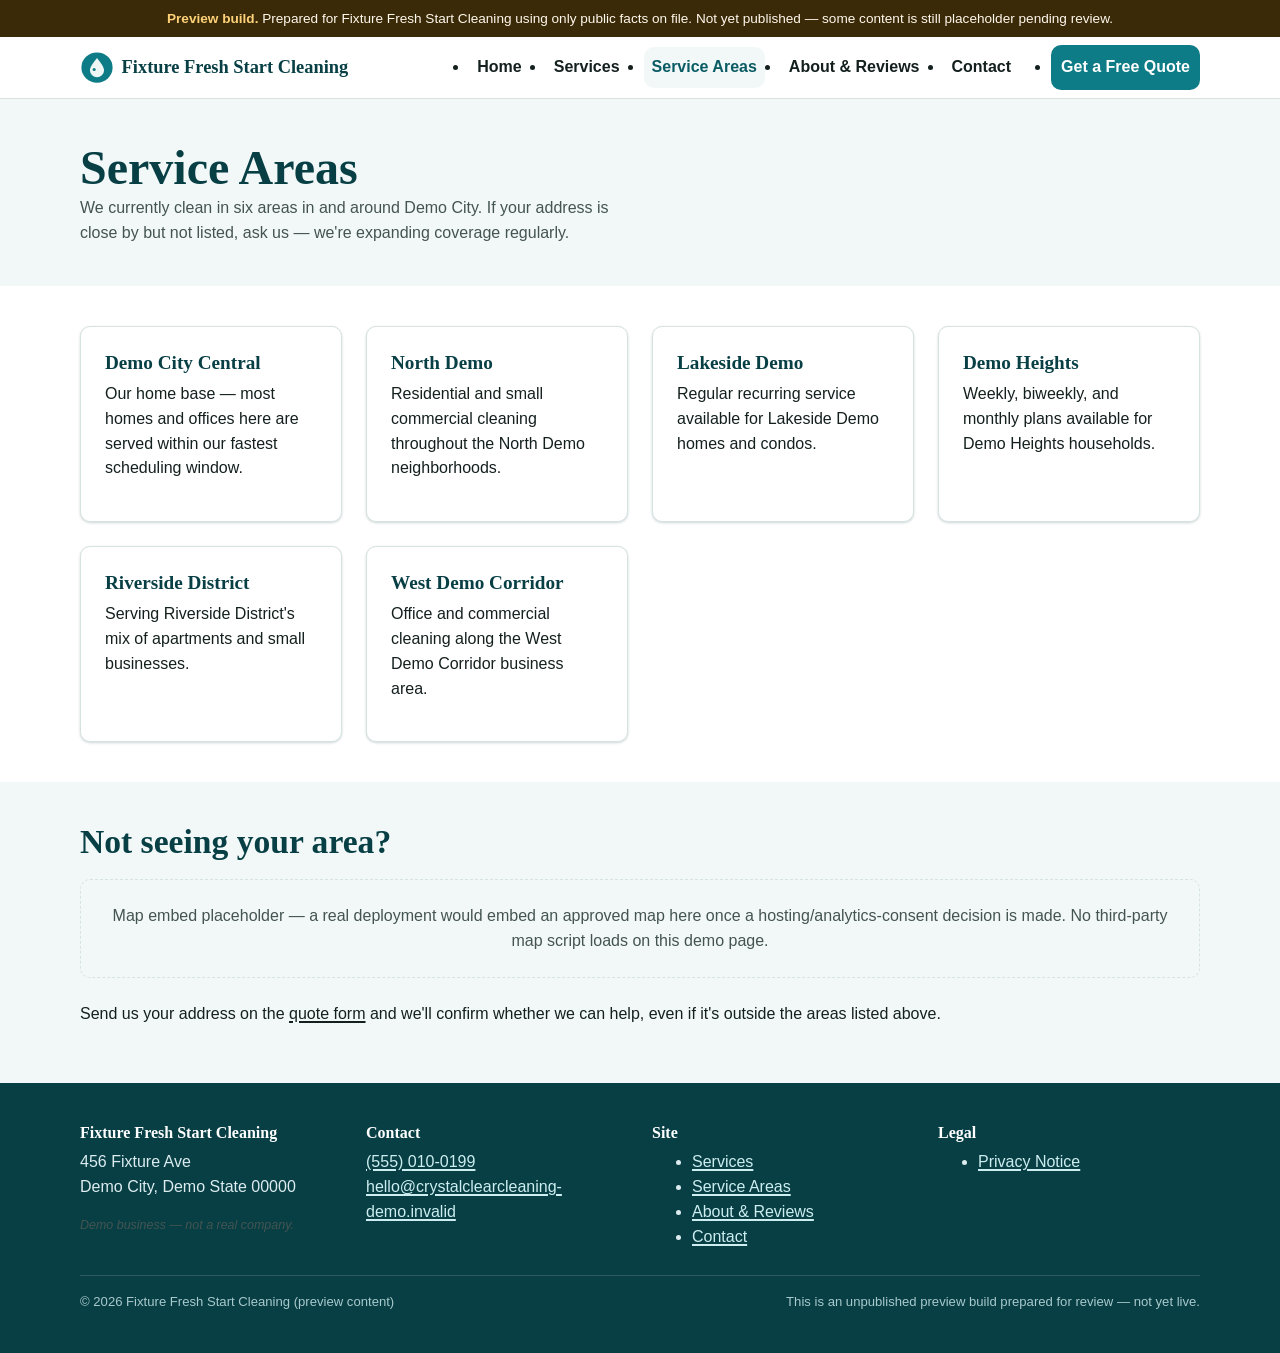
<file: previews/P0001/service-areas.html>
<!doctype html>
<html lang="en">
<head>
  <!-- Generated preview: prospect_id=P0001, generated=2026-08-11, expires=2026-09-10, source=E:\SUPPORT2$\CODEX PROJECTS\WEBSITE CREATION PROJECTS\AI WEBSITES\data\prospects.csv -->
  <meta charset="utf-8" />
  <meta name="viewport" content="width=device-width, initial-scale=1" />
  <title>Service Areas | Fixture Fresh Start Cleaning (PREVIEW)</title>
  <meta name="description" content="Fixture Fresh Start Cleaning serves Demo City Central, North Demo, Lakeside Demo, Demo Heights, Riverside District, and West Demo Corridor." />
  <link rel="canonical" href="https://www.crystalclearcleaning-demo.invalid/service-areas.html" />
  <meta name="robots" content="noindex, nofollow" />
  <meta name="preview-expires" content="2026-09-10" />
  <link rel="icon" href="assets/img/favicon.svg" type="image/svg+xml" />
  <link rel="stylesheet" href="assets/css/styles.css" />

  <meta property="og:type" content="website" />
  <meta property="og:site_name" content="Fixture Fresh Start Cleaning (Preview)" />
  <meta property="og:title" content="Service Areas | Fixture Fresh Start Cleaning (Preview)" />
  <meta property="og:description" content="Where Fixture Fresh Start Cleaning cleans around Demo City." />
  <meta property="og:url" content="https://www.crystalclearcleaning-demo.invalid/service-areas.html" />
</head>
<body>
  <a class="skip-link" href="#main">Skip to main content</a>
  <div class="demo-banner" role="note">
    <strong>Preview build.</strong> Prepared for Fixture Fresh Start Cleaning using only public facts on file. Not yet published — some content is still placeholder pending review.
  </div>

  <header class="site-header">
    <div class="container">
      <a class="brand" href="index.html">
        <img class="brand-mark" src="assets/img/brand-mark.svg" alt="" width="34" height="34" />
        Fixture Fresh Start Cleaning
      </a>
      <button type="button" class="nav-toggle" data-nav-toggle aria-expanded="false" aria-controls="primary-nav">
        <svg class="nav-toggle-icon" viewBox="0 0 24 24" fill="none" stroke="currentColor" stroke-width="2" aria-hidden="true"><path d="M3 6h18M3 12h18M3 18h18"/></svg>
        Menu
      </button>
      <nav class="primary-nav" id="primary-nav" aria-label="Primary">
        <ul>
          <li><a href="index.html">Home</a></li>
          <li><a href="services.html">Services</a></li>
          <li><a href="service-areas.html" aria-current="page">Service Areas</a></li>
          <li><a href="about.html">About &amp; Reviews</a></li>
          <li><a href="contact.html">Contact</a></li>
          <li class="nav-cta"><a class="btn btn-primary" href="contact.html#quote-form">Get a Free Quote</a></li>
        </ul>
      </nav>
    </div>
  </header>

  <main id="main">
    <div class="page-header">
      <div class="container">
        <h1>Service Areas</h1>
        <p>We currently clean in six areas in and around Demo City. If your address is close by but not listed, ask us — we're expanding coverage regularly.</p>
      </div>
    </div>

    <section>
      <div class="container">
        <div class="grid grid-3">
          <div class="card">
            <h3>Demo City Central</h3>
            <p>Our home base — most homes and offices here are served within our fastest scheduling window.</p>
          </div>
          <div class="card">
            <h3>North Demo</h3>
            <p>Residential and small commercial cleaning throughout the North Demo neighborhoods.</p>
          </div>
          <div class="card">
            <h3>Lakeside Demo</h3>
            <p>Regular recurring service available for Lakeside Demo homes and condos.</p>
          </div>
          <div class="card">
            <h3>Demo Heights</h3>
            <p>Weekly, biweekly, and monthly plans available for Demo Heights households.</p>
          </div>
          <div class="card">
            <h3>Riverside District</h3>
            <p>Serving Riverside District's mix of apartments and small businesses.</p>
          </div>
          <div class="card">
            <h3>West Demo Corridor</h3>
            <p>Office and commercial cleaning along the West Demo Corridor business area.</p>
          </div>
        </div>
      </div>
    </section>

    <section class="section-alt">
      <div class="container">
        <h2>Not seeing your area?</h2>
        <div class="map-embed-placeholder">
          Map embed placeholder — a real deployment would embed an approved map here once a
          hosting/analytics-consent decision is made. No third-party map script loads on this
          demo page.
        </div>
        <p style="margin-top: var(--space-4);">Send us your address on the <a href="contact.html#quote-form">quote form</a> and we'll confirm whether we can help, even if it's outside the areas listed above.</p>
      </div>
    </section>
  </main>

  <footer class="site-footer">
    <div class="container">
      <div class="footer-grid">
        <div>
          <h3>Fixture Fresh Start Cleaning</h3>
          <p>456 Fixture Ave<br />Demo City, Demo State 00000</p>
          <p class="fictional-note">Demo business — not a real company.</p>
        </div>
        <div>
          <h3>Contact</h3>
          <p><a href="tel:+15550100199">(555) 010-0199</a><br />
          <a href="mailto:hello@crystalclearcleaning-demo.invalid">hello@crystalclearcleaning-demo.invalid</a></p>
        </div>
        <div>
          <h3>Site</h3>
          <ul>
            <li><a href="services.html">Services</a></li>
            <li><a href="service-areas.html">Service Areas</a></li>
            <li><a href="about.html">About &amp; Reviews</a></li>
            <li><a href="contact.html">Contact</a></li>
          </ul>
        </div>
        <div>
          <h3>Legal</h3>
          <ul>
            <li><a href="contact.html#privacy">Privacy Notice</a></li>
          </ul>
        </div>
      </div>
      <div class="footer-bottom">
        <span>&copy; 2026 Fixture Fresh Start Cleaning (preview content)</span>
        <span>This is an unpublished preview build prepared for review — not yet live.</span>
      </div>
    </div>
  </footer>

  <script src="assets/js/main.js"></script>
</body>
</html>
</file>
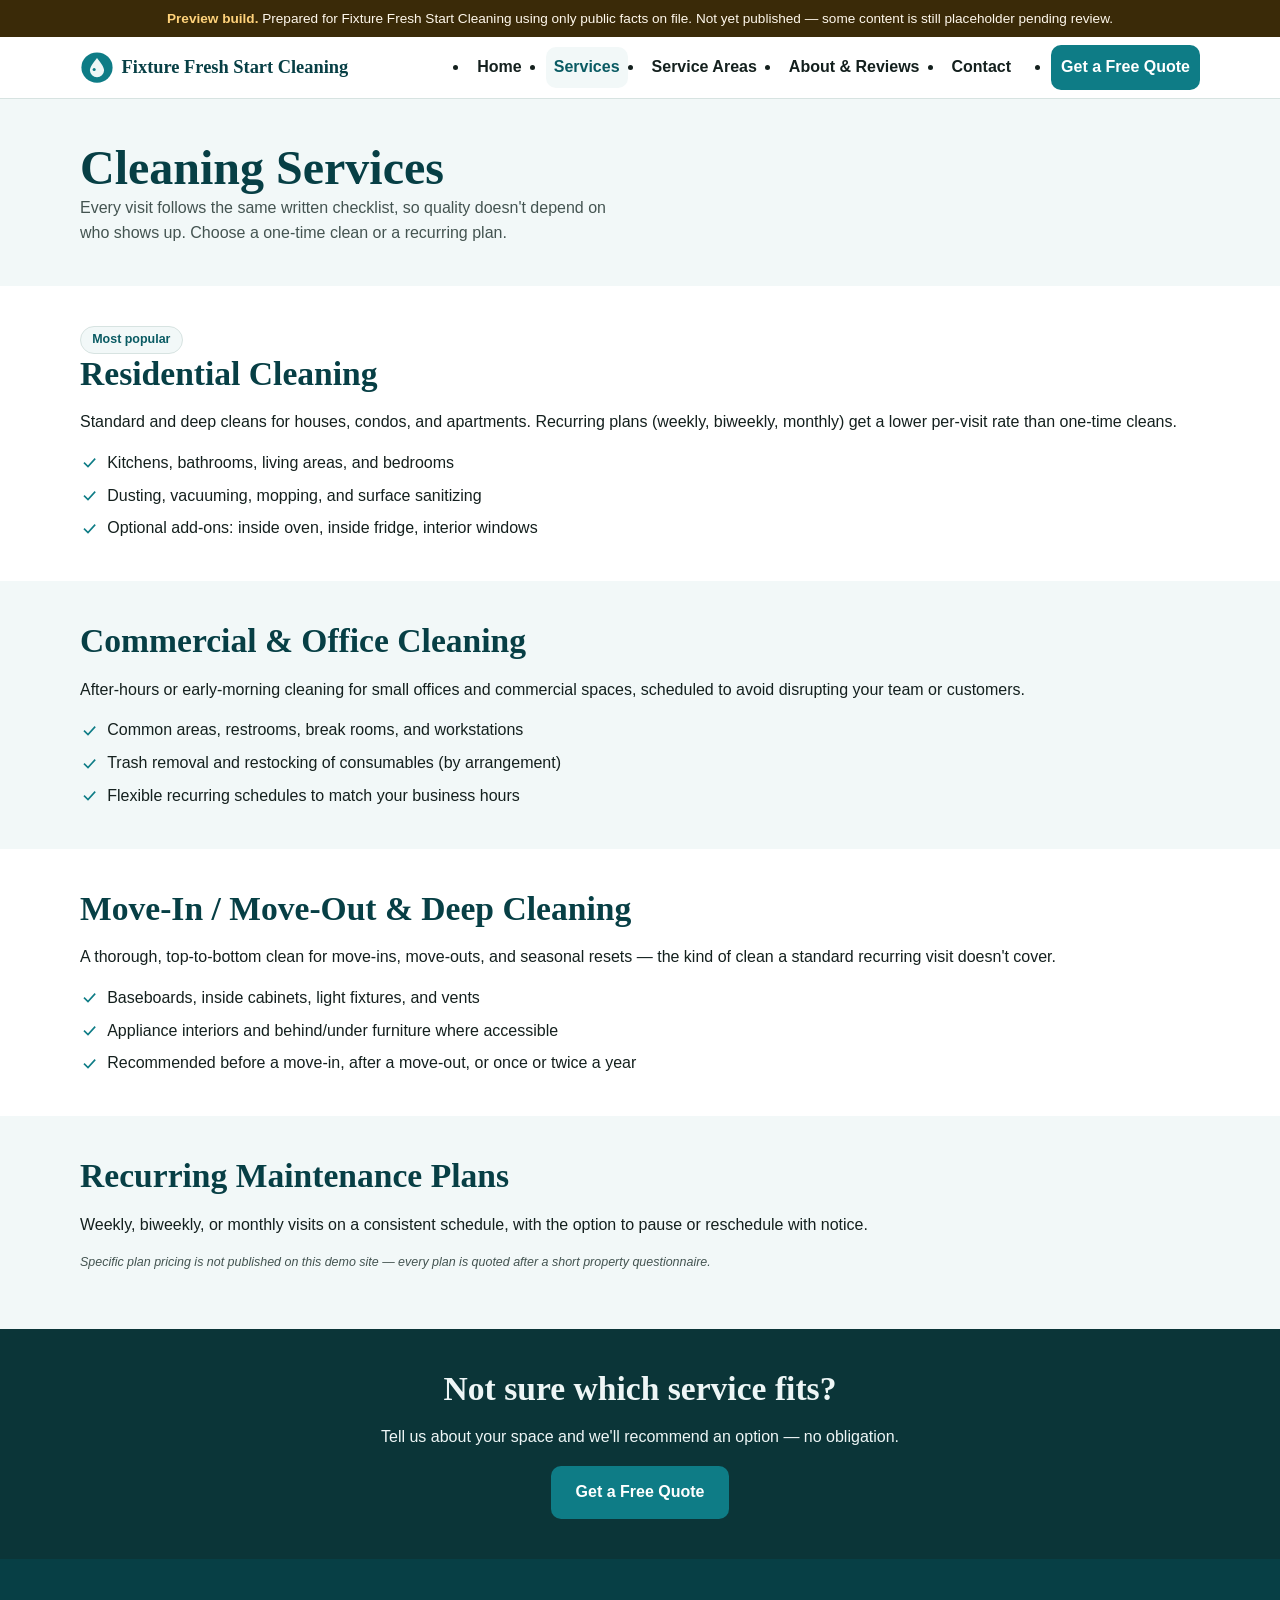
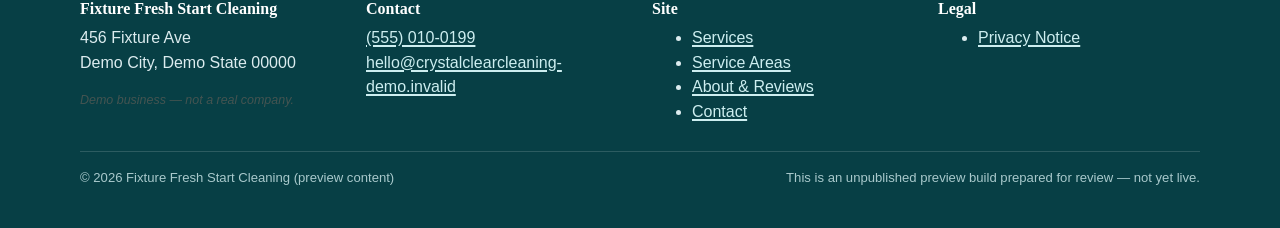
<file: previews/P0001/services.html>
<!doctype html>
<html lang="en">
<head>
  <!-- Generated preview: prospect_id=P0001, generated=2026-08-11, expires=2026-09-10, source=E:\SUPPORT2$\CODEX PROJECTS\WEBSITE CREATION PROJECTS\AI WEBSITES\data\prospects.csv -->
  <meta charset="utf-8" />
  <meta name="viewport" content="width=device-width, initial-scale=1" />
  <title>Cleaning Services | Fixture Fresh Start Cleaning (PREVIEW)</title>
  <meta name="description" content="Residential, commercial, move-in/move-out, deep cleaning, and recurring maintenance plans from Fixture Fresh Start Cleaning in Demo City." />
  <link rel="canonical" href="https://www.crystalclearcleaning-demo.invalid/services.html" />
  <meta name="robots" content="noindex, nofollow" />
  <meta name="preview-expires" content="2026-09-10" />
  <link rel="icon" href="assets/img/favicon.svg" type="image/svg+xml" />
  <link rel="stylesheet" href="assets/css/styles.css" />

  <meta property="og:type" content="website" />
  <meta property="og:site_name" content="Fixture Fresh Start Cleaning (Preview)" />
  <meta property="og:title" content="Cleaning Services | Fixture Fresh Start Cleaning (Preview)" />
  <meta property="og:description" content="Residential, commercial, move-in/move-out, deep cleaning, and recurring plans." />
  <meta property="og:url" content="https://www.crystalclearcleaning-demo.invalid/services.html" />

  <script type="application/ld+json">
  {
    "@context": "https://schema.org",
    "@type": "LocalBusiness",
    "name": "Fixture Fresh Start Cleaning",
    "url": "https://www.crystalclearcleaning-demo.invalid/",
    "telephone": "+15550100199",
    "address": {
      "@type": "PostalAddress",
      "streetAddress": "456 Fixture Ave",
      "addressLocality": "Demo City",
      "addressRegion": "Demo State",
      "postalCode": "00000",
      "addressCountry": "US"
    }
  }
  </script>
</head>
<body>
  <a class="skip-link" href="#main">Skip to main content</a>
  <div class="demo-banner" role="note">
    <strong>Preview build.</strong> Prepared for Fixture Fresh Start Cleaning using only public facts on file. Not yet published — some content is still placeholder pending review.
  </div>

  <header class="site-header">
    <div class="container">
      <a class="brand" href="index.html">
        <img class="brand-mark" src="assets/img/brand-mark.svg" alt="" width="34" height="34" />
        Fixture Fresh Start Cleaning
      </a>
      <button type="button" class="nav-toggle" data-nav-toggle aria-expanded="false" aria-controls="primary-nav">
        <svg class="nav-toggle-icon" viewBox="0 0 24 24" fill="none" stroke="currentColor" stroke-width="2" aria-hidden="true"><path d="M3 6h18M3 12h18M3 18h18"/></svg>
        Menu
      </button>
      <nav class="primary-nav" id="primary-nav" aria-label="Primary">
        <ul>
          <li><a href="index.html">Home</a></li>
          <li><a href="services.html" aria-current="page">Services</a></li>
          <li><a href="service-areas.html">Service Areas</a></li>
          <li><a href="about.html">About &amp; Reviews</a></li>
          <li><a href="contact.html">Contact</a></li>
          <li class="nav-cta"><a class="btn btn-primary" href="contact.html#quote-form">Get a Free Quote</a></li>
        </ul>
      </nav>
    </div>
  </header>

  <main id="main">
    <div class="page-header">
      <div class="container">
        <h1>Cleaning Services</h1>
        <p>Every visit follows the same written checklist, so quality doesn't depend on who shows up. Choose a one-time clean or a recurring plan.</p>
      </div>
    </div>

    <section id="residential">
      <div class="container">
        <span class="badge">Most popular</span>
        <h2>Residential Cleaning</h2>
        <p>Standard and deep cleans for houses, condos, and apartments. Recurring plans (weekly, biweekly, monthly) get a lower per-visit rate than one-time cleans.</p>
        <ul class="list-check">
          <li><svg viewBox="0 0 24 24" fill="none" stroke="currentColor" stroke-width="2" aria-hidden="true"><path d="M5 12l5 5 9-10"/></svg>Kitchens, bathrooms, living areas, and bedrooms</li>
          <li><svg viewBox="0 0 24 24" fill="none" stroke="currentColor" stroke-width="2" aria-hidden="true"><path d="M5 12l5 5 9-10"/></svg>Dusting, vacuuming, mopping, and surface sanitizing</li>
          <li><svg viewBox="0 0 24 24" fill="none" stroke="currentColor" stroke-width="2" aria-hidden="true"><path d="M5 12l5 5 9-10"/></svg>Optional add-ons: inside oven, inside fridge, interior windows</li>
        </ul>
      </div>
    </section>

    <section class="section-alt" id="commercial">
      <div class="container">
        <h2>Commercial &amp; Office Cleaning</h2>
        <p>After-hours or early-morning cleaning for small offices and commercial spaces, scheduled to avoid disrupting your team or customers.</p>
        <ul class="list-check">
          <li><svg viewBox="0 0 24 24" fill="none" stroke="currentColor" stroke-width="2" aria-hidden="true"><path d="M5 12l5 5 9-10"/></svg>Common areas, restrooms, break rooms, and workstations</li>
          <li><svg viewBox="0 0 24 24" fill="none" stroke="currentColor" stroke-width="2" aria-hidden="true"><path d="M5 12l5 5 9-10"/></svg>Trash removal and restocking of consumables (by arrangement)</li>
          <li><svg viewBox="0 0 24 24" fill="none" stroke="currentColor" stroke-width="2" aria-hidden="true"><path d="M5 12l5 5 9-10"/></svg>Flexible recurring schedules to match your business hours</li>
        </ul>
      </div>
    </section>

    <section id="deep-cleaning">
      <div class="container">
        <h2>Move-In / Move-Out &amp; Deep Cleaning</h2>
        <p>A thorough, top-to-bottom clean for move-ins, move-outs, and seasonal resets — the kind of clean a standard recurring visit doesn't cover.</p>
        <ul class="list-check">
          <li><svg viewBox="0 0 24 24" fill="none" stroke="currentColor" stroke-width="2" aria-hidden="true"><path d="M5 12l5 5 9-10"/></svg>Baseboards, inside cabinets, light fixtures, and vents</li>
          <li><svg viewBox="0 0 24 24" fill="none" stroke="currentColor" stroke-width="2" aria-hidden="true"><path d="M5 12l5 5 9-10"/></svg>Appliance interiors and behind/under furniture where accessible</li>
          <li><svg viewBox="0 0 24 24" fill="none" stroke="currentColor" stroke-width="2" aria-hidden="true"><path d="M5 12l5 5 9-10"/></svg>Recommended before a move-in, after a move-out, or once or twice a year</li>
        </ul>
      </div>
    </section>

    <section class="section-alt" id="recurring">
      <div class="container">
        <h2>Recurring Maintenance Plans</h2>
        <p>Weekly, biweekly, or monthly visits on a consistent schedule, with the option to pause or reschedule with notice.</p>
        <p class="fictional-note">Specific plan pricing is not published on this demo site — every plan is quoted after a short property questionnaire.</p>
      </div>
    </section>

    <section class="cta-band">
      <div class="container" style="text-align:center;">
        <h2>Not sure which service fits?</h2>
        <p>Tell us about your space and we'll recommend an option — no obligation.</p>
        <div class="btn-row" style="justify-content:center;">
          <a class="btn btn-primary" href="contact.html#quote-form">Get a Free Quote</a>
        </div>
      </div>
    </section>
  </main>

  <footer class="site-footer">
    <div class="container">
      <div class="footer-grid">
        <div>
          <h3>Fixture Fresh Start Cleaning</h3>
          <p>456 Fixture Ave<br />Demo City, Demo State 00000</p>
          <p class="fictional-note">Demo business — not a real company.</p>
        </div>
        <div>
          <h3>Contact</h3>
          <p><a href="tel:+15550100199">(555) 010-0199</a><br />
          <a href="mailto:hello@crystalclearcleaning-demo.invalid">hello@crystalclearcleaning-demo.invalid</a></p>
        </div>
        <div>
          <h3>Site</h3>
          <ul>
            <li><a href="services.html">Services</a></li>
            <li><a href="service-areas.html">Service Areas</a></li>
            <li><a href="about.html">About &amp; Reviews</a></li>
            <li><a href="contact.html">Contact</a></li>
          </ul>
        </div>
        <div>
          <h3>Legal</h3>
          <ul>
            <li><a href="contact.html#privacy">Privacy Notice</a></li>
          </ul>
        </div>
      </div>
      <div class="footer-bottom">
        <span>&copy; 2026 Fixture Fresh Start Cleaning (preview content)</span>
        <span>This is an unpublished preview build prepared for review — not yet live.</span>
      </div>
    </div>
  </footer>

  <script src="assets/js/main.js"></script>
</body>
</html>
</file>
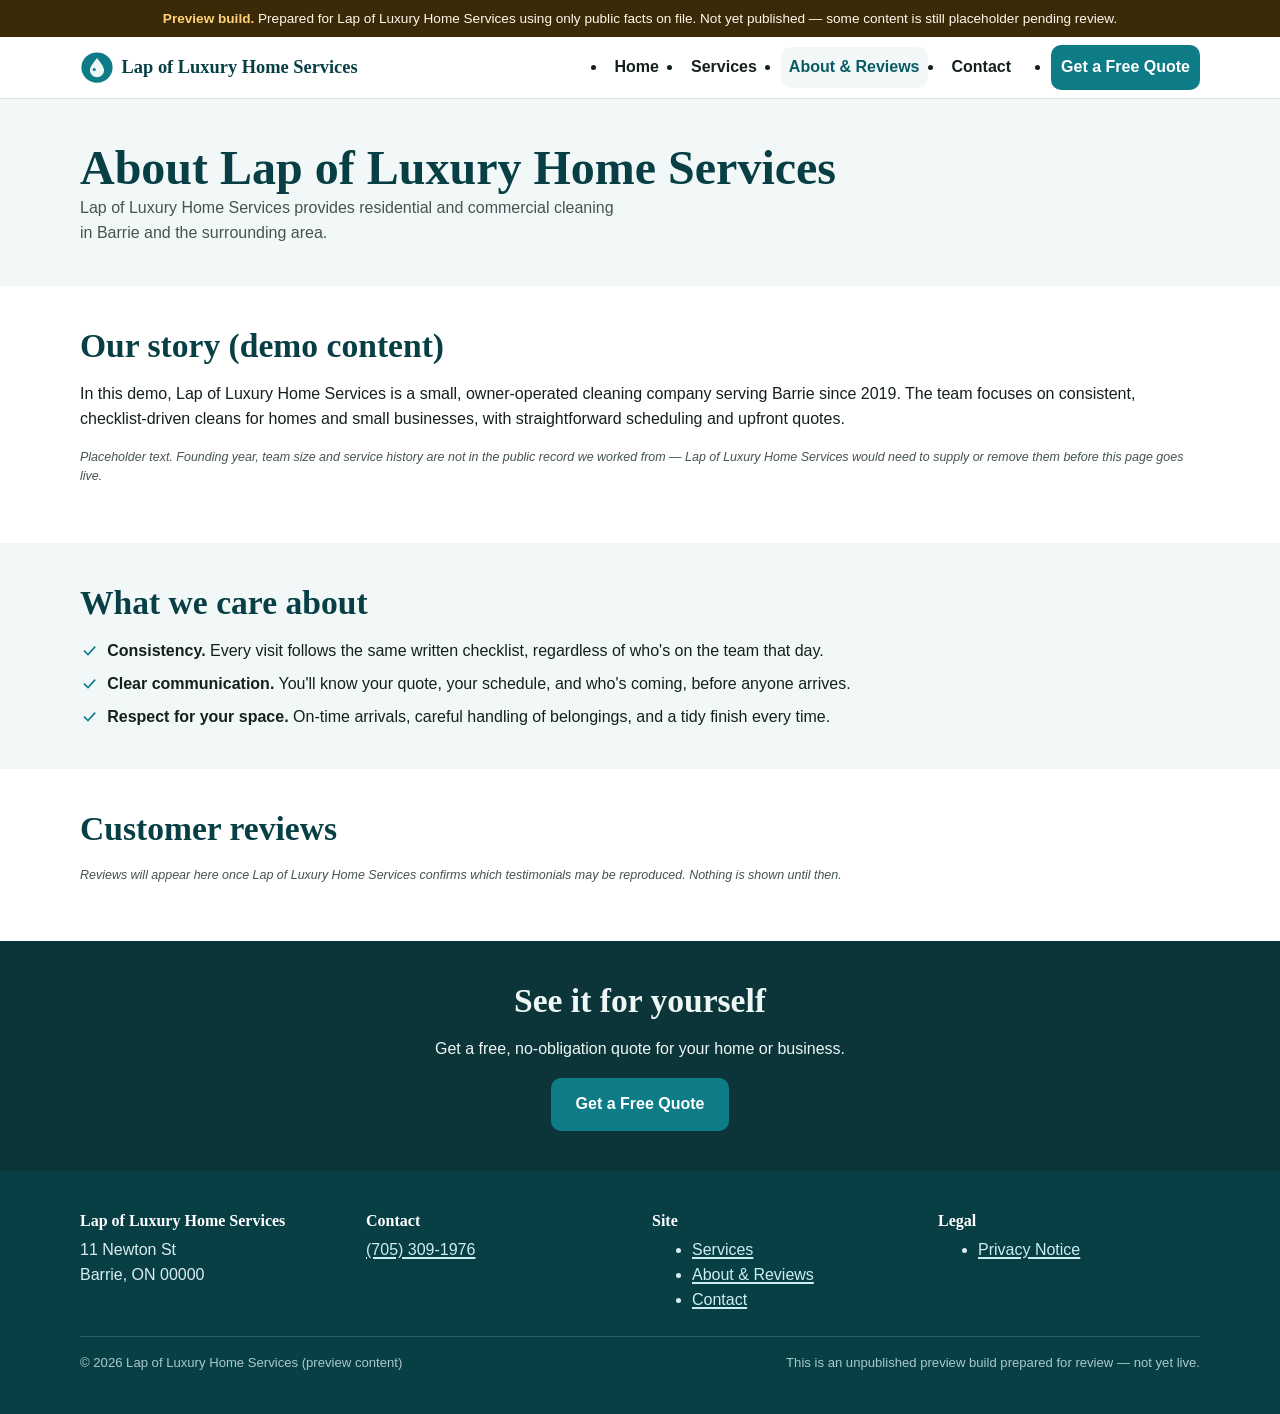
<file: previews/R20260811-037/about.html>
<!doctype html>
<html lang="en">
<head>
  <!-- Generated preview: prospect_id=R20260811-037, generated=2026-09-09, expires=2026-10-09, source=prospects.csv -->
  <meta charset="utf-8" />
  <meta name="viewport" content="width=device-width, initial-scale=1" />
  <title>About &amp; Reviews | Lap of Luxury Home Services (PREVIEW)</title>
  <meta name="description" content="About Lap of Luxury Home Services and customer reviews." />
  <meta name="robots" content="noindex, nofollow" />
  <meta name="preview-expires" content="2026-10-09" />
  <link rel="icon" href="assets/img/favicon.svg" type="image/svg+xml" />
  <link rel="stylesheet" href="assets/css/styles.css" />

  <meta property="og:type" content="website" />
  <meta property="og:site_name" content="Lap of Luxury Home Services (Preview)" />
  <meta property="og:title" content="About &amp; Reviews | Lap of Luxury Home Services (Preview)" />
  <meta property="og:description" content="About the company and customer reviews." />
</head>
<body>
  <a class="skip-link" href="#main">Skip to main content</a>
  <div class="demo-banner" role="note">
    <strong>Preview build.</strong> Prepared for Lap of Luxury Home Services using only public facts on file. Not yet published — some content is still placeholder pending review.
  </div>

  <header class="site-header">
    <div class="container">
      <a class="brand" href="index.html">
        <img class="brand-mark" src="assets/img/brand-mark.svg" alt="" width="34" height="34" />
        Lap of Luxury Home Services
      </a>
      <button type="button" class="nav-toggle" data-nav-toggle aria-expanded="false" aria-controls="primary-nav">
        <svg class="nav-toggle-icon" viewBox="0 0 24 24" fill="none" stroke="currentColor" stroke-width="2" aria-hidden="true"><path d="M3 6h18M3 12h18M3 18h18"/></svg>
        Menu
      </button>
      <nav class="primary-nav" id="primary-nav" aria-label="Primary">
        <ul>
          <li><a href="index.html">Home</a></li>
          <li><a href="services.html">Services</a></li>
          <li><a href="about.html" aria-current="page">About &amp; Reviews</a></li>
          <li><a href="contact.html">Contact</a></li>
          <li class="nav-cta"><a class="btn btn-primary" href="contact.html#quote-form">Get a Free Quote</a></li>
        </ul>
      </nav>
    </div>
  </header>

  <main id="main">
    <div class="page-header">
      <div class="container">
        <h1>About Lap of Luxury Home Services</h1>
        <p>Lap of Luxury Home Services provides residential and commercial cleaning in Barrie and the surrounding area.</p>
      </div>
    </div>

    <section>
      <div class="container">
        <h2>Our story (demo content)</h2>
        <p>In this demo, Lap of Luxury Home Services is a small, owner-operated cleaning company serving Barrie since 2019. The team focuses on consistent, checklist-driven cleans for homes and small businesses, with straightforward scheduling and upfront quotes.</p>
        <p class="fictional-note">Placeholder text. Founding year, team size and service history are not in the public record we worked from — Lap of Luxury Home Services would need to supply or remove them before this page goes live.</p>
      </div>
    </section>

    <section class="section-alt">
      <div class="container">
        <h2>What we care about</h2>
        <ul class="list-check">
          <li><svg viewBox="0 0 24 24" fill="none" stroke="currentColor" stroke-width="2" aria-hidden="true"><path d="M5 12l5 5 9-10"/></svg><span><strong>Consistency.</strong> Every visit follows the same written checklist, regardless of who's on the team that day.</span></li>
          <li><svg viewBox="0 0 24 24" fill="none" stroke="currentColor" stroke-width="2" aria-hidden="true"><path d="M5 12l5 5 9-10"/></svg><span><strong>Clear communication.</strong> You'll know your quote, your schedule, and who's coming, before anyone arrives.</span></li>
          <li><svg viewBox="0 0 24 24" fill="none" stroke="currentColor" stroke-width="2" aria-hidden="true"><path d="M5 12l5 5 9-10"/></svg><span><strong>Respect for your space.</strong> On-time arrivals, careful handling of belongings, and a tidy finish every time.</span></li>
        </ul>
      </div>
    </section>

    <section id="reviews">
      <div class="container">
        <h2>Customer reviews</h2>
        <p class="fictional-note">Reviews will appear here once Lap of Luxury Home Services confirms which testimonials may be reproduced. Nothing is shown until then.</p>
      </div>
    </section>

    <section class="cta-band">
      <div class="container" style="text-align:center;">
        <h2>See it for yourself</h2>
        <p>Get a free, no-obligation quote for your home or business.</p>
        <div class="btn-row" style="justify-content:center;">
          <a class="btn btn-primary" href="contact.html#quote-form">Get a Free Quote</a>
        </div>
      </div>
    </section>
  </main>

  <footer class="site-footer">
    <div class="container">
      <div class="footer-grid">
        <div>
          <h3>Lap of Luxury Home Services</h3>
          <p>11 Newton St<br />Barrie, ON 00000</p>
          
        </div>
        <div>
          <h3>Contact</h3>
          <p><a href="tel:+17053091976">(705) 309-1976</a></p>
        </div>
        <div>
          <h3>Site</h3>
          <ul>
            <li><a href="services.html">Services</a></li>
            <li><a href="about.html">About &amp; Reviews</a></li>
            <li><a href="contact.html">Contact</a></li>
          </ul>
        </div>
        <div>
          <h3>Legal</h3>
          <ul>
            <li><a href="contact.html#privacy">Privacy Notice</a></li>
          </ul>
        </div>
      </div>
      <div class="footer-bottom">
        <span>&copy; 2026 Lap of Luxury Home Services (preview content)</span>
        <span>This is an unpublished preview build prepared for review — not yet live.</span>
      </div>
    </div>
  </footer>

  <script src="assets/js/main.js"></script>
</body>
</html>
</file>
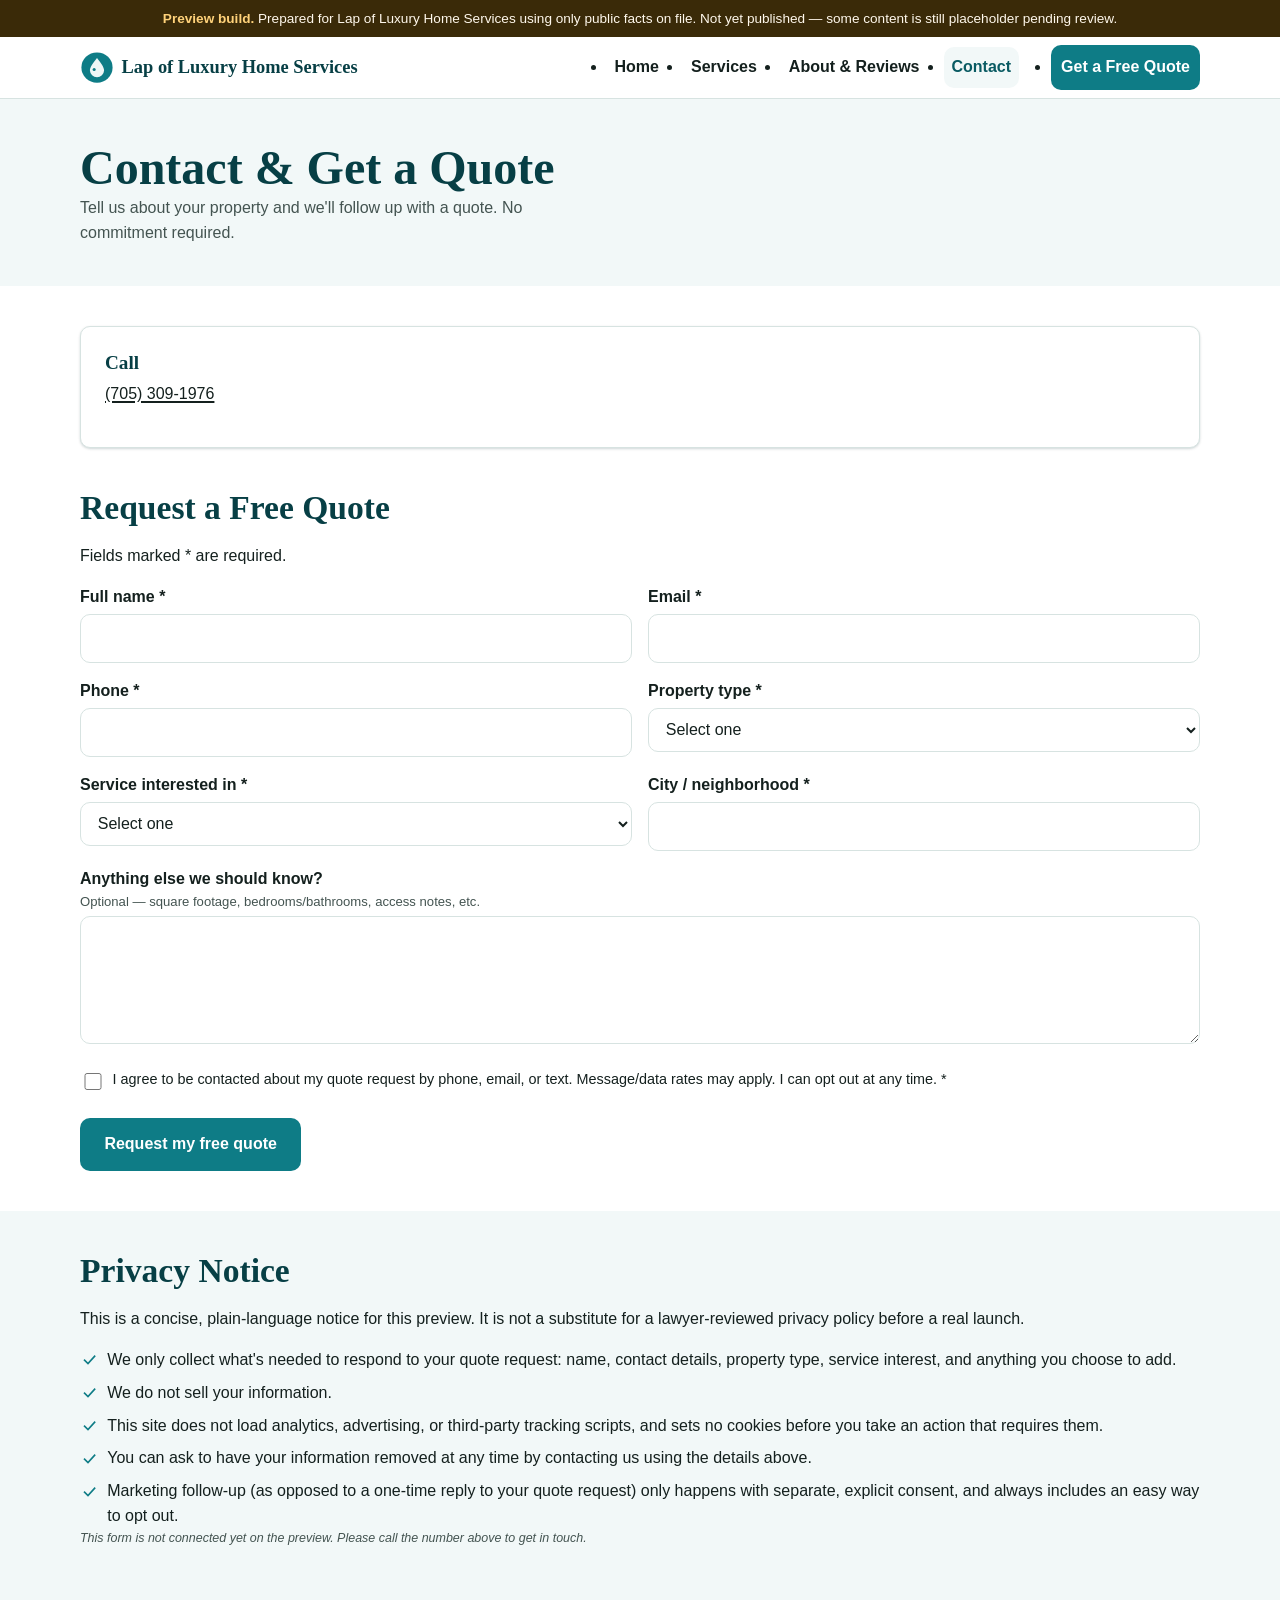
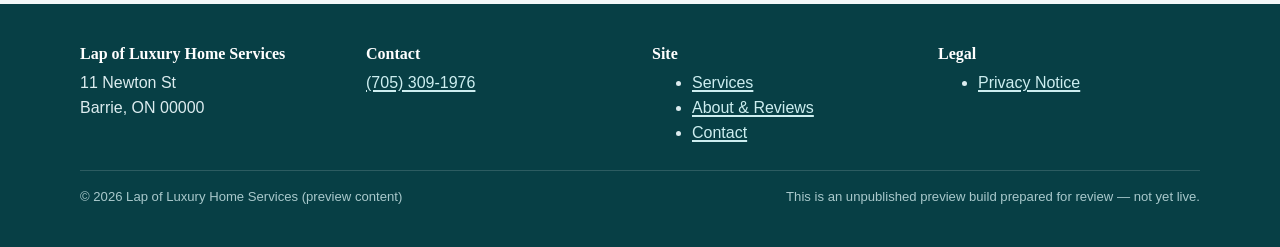
<file: previews/R20260811-037/contact.html>
<!doctype html>
<html lang="en">
<head>
  <!-- Generated preview: prospect_id=R20260811-037, generated=2026-09-09, expires=2026-10-09, source=prospects.csv -->
  <meta charset="utf-8" />
  <meta name="viewport" content="width=device-width, initial-scale=1" />
  <title>Contact &amp; Get a Quote | Lap of Luxury Home Services (PREVIEW)</title>
  <meta name="description" content="Request a free cleaning quote from Lap of Luxury Home Services in Barrie. Demo form only; not connected to a live inbox." />
  <meta name="robots" content="noindex, nofollow" />
  <meta name="preview-expires" content="2026-10-09" />
  <link rel="icon" href="assets/img/favicon.svg" type="image/svg+xml" />
  <link rel="stylesheet" href="assets/css/styles.css" />

  <meta property="og:type" content="website" />
  <meta property="og:site_name" content="Lap of Luxury Home Services (Preview)" />
  <meta property="og:title" content="Contact &amp; Get a Quote | Lap of Luxury Home Services (Preview)" />
  <meta property="og:description" content="Request a free cleaning quote." />

  <script type="application/ld+json">
  {
    "@context": "https://schema.org",
    "@type": "LocalBusiness",
    "name": "Lap of Luxury Home Services",
    "telephone": "+17053091976",
    "address": {
      "@type": "PostalAddress",
      "streetAddress": "11 Newton St",
      "addressLocality": "Barrie",
      "addressRegion": "ON",
      "postalCode": "00000",
      "addressCountry": "US"
    }
  }
  </script>
</head>
<body>
  <a class="skip-link" href="#main">Skip to main content</a>
  <div class="demo-banner" role="note">
    <strong>Preview build.</strong> Prepared for Lap of Luxury Home Services using only public facts on file. Not yet published — some content is still placeholder pending review.
  </div>

  <header class="site-header">
    <div class="container">
      <a class="brand" href="index.html">
        <img class="brand-mark" src="assets/img/brand-mark.svg" alt="" width="34" height="34" />
        Lap of Luxury Home Services
      </a>
      <button type="button" class="nav-toggle" data-nav-toggle aria-expanded="false" aria-controls="primary-nav">
        <svg class="nav-toggle-icon" viewBox="0 0 24 24" fill="none" stroke="currentColor" stroke-width="2" aria-hidden="true"><path d="M3 6h18M3 12h18M3 18h18"/></svg>
        Menu
      </button>
      <nav class="primary-nav" id="primary-nav" aria-label="Primary">
        <ul>
          <li><a href="index.html">Home</a></li>
          <li><a href="services.html">Services</a></li>
          <li><a href="about.html">About &amp; Reviews</a></li>
          <li><a href="contact.html" aria-current="page">Contact</a></li>
          <li class="nav-cta"><a class="btn btn-primary" href="contact.html#quote-form">Get a Free Quote</a></li>
        </ul>
      </nav>
    </div>
  </header>

  <main id="main">
    <div class="page-header">
      <div class="container">
        <h1>Contact &amp; Get a Quote</h1>
        <p>Tell us about your property and we'll follow up with a quote. No commitment required.</p>
      </div>
    </div>

    <section>
      <div class="container">
        <div class="grid" style="grid-template-columns: 1fr; gap: var(--space-5);">
          <div class="grid grid-3" style="grid-template-columns: repeat(auto-fit, minmax(200px,1fr));">
            <div class="card">
              <h3>Call</h3>
              <p><a href="tel:+17053091976">(705) 309-1976</a></p>
              
            </div>
          </div>

          <div>
            <h2 id="quote-form-heading">Request a Free Quote</h2>
            <p>Fields marked <span aria-hidden="true">*</span><span class="visually-hidden">(required)</span> are required.</p>

            <form id="quote-form" novalidate aria-labelledby="quote-form-heading">
              <div class="form-grid two-col">
                <div class="field">
                  <label for="full-name">Full name <span aria-hidden="true">*</span></label>
                  <input type="text" id="full-name" name="full_name" autocomplete="name" required />
                  <p class="field-error" role="alert"></p>
                </div>
                <div class="field">
                  <label for="email">Email <span aria-hidden="true">*</span></label>
                  <input type="email" id="email" name="email" autocomplete="email" required />
                  <p class="field-error" role="alert"></p>
                </div>
                <div class="field">
                  <label for="phone">Phone <span aria-hidden="true">*</span></label>
                  <input type="tel" id="phone" name="phone" autocomplete="tel" required />
                  <p class="field-error" role="alert"></p>
                </div>
                <div class="field">
                  <label for="property-type">Property type <span aria-hidden="true">*</span></label>
                  <select id="property-type" name="property_type" required>
                    <option value="">Select one</option>
                    <option value="residential">Residential</option>
                    <option value="commercial">Commercial / Office</option>
                  </select>
                  <p class="field-error" role="alert"></p>
                </div>
                <div class="field">
                  <label for="service">Service interested in <span aria-hidden="true">*</span></label>
                  <select id="service" name="service_interest" required>
                    <option value="">Select one</option>
                    <option value="recurring">Recurring maintenance cleaning</option>
                    <option value="one-time">One-time cleaning</option>
                    <option value="move-in-out">Move-in / move-out cleaning</option>
                    <option value="deep-clean">Deep cleaning</option>
                    <option value="commercial">Commercial / office cleaning</option>
                  </select>
                  <p class="field-error" role="alert"></p>
                </div>
                <div class="field">
                  <label for="area">City / neighborhood <span aria-hidden="true">*</span></label>
                  <input type="text" id="area" name="service_area" autocomplete="address-level2" required />
                  <p class="field-error" role="alert"></p>
                </div>
                <div class="field full">
                  <label for="details">Anything else we should know? <span class="hint">Optional — square footage, bedrooms/bathrooms, access notes, etc.</span></label>
                  <textarea id="details" name="details"></textarea>
                </div>

                <!-- Honeypot: hidden from real visitors; a filled value signals an automated bot submission -->
                <div class="hp-field" aria-hidden="true">
                  <label for="website">Leave this field blank</label>
                  <input type="text" id="website" name="website" tabindex="-1" autocomplete="off" />
                </div>

                <div class="field full consent-field">
                  <input type="checkbox" id="consent" name="consent" required />
                  <label for="consent">I agree to be contacted about my quote request by phone, email, or text. Message/data rates may apply. I can opt out at any time. <span aria-hidden="true">*</span></label>
                </div>
              </div>

              <p class="form-status" role="status" aria-live="polite"></p>

              <div style="margin-top: var(--space-4);">
                <button type="submit" class="btn btn-primary">Request my free quote</button>
              </div>
            </form>
          </div>
        </div>
      </div>
    </section>

    <section class="section-alt" id="privacy">
      <div class="container">
        <h2>Privacy Notice</h2>
        <p>This is a concise, plain-language notice for this preview. It is not a substitute for a lawyer-reviewed privacy policy before a real launch.</p>
        <ul class="list-check">
          <li><svg viewBox="0 0 24 24" fill="none" stroke="currentColor" stroke-width="2" aria-hidden="true"><path d="M5 12l5 5 9-10"/></svg><span>We only collect what's needed to respond to your quote request: name, contact details, property type, service interest, and anything you choose to add.</span></li>
          <li><svg viewBox="0 0 24 24" fill="none" stroke="currentColor" stroke-width="2" aria-hidden="true"><path d="M5 12l5 5 9-10"/></svg><span>We do not sell your information.</span></li>
          <li><svg viewBox="0 0 24 24" fill="none" stroke="currentColor" stroke-width="2" aria-hidden="true"><path d="M5 12l5 5 9-10"/></svg><span>This site does not load analytics, advertising, or third-party tracking scripts, and sets no cookies before you take an action that requires them.</span></li>
          <li><svg viewBox="0 0 24 24" fill="none" stroke="currentColor" stroke-width="2" aria-hidden="true"><path d="M5 12l5 5 9-10"/></svg><span>You can ask to have your information removed at any time by contacting us using the details above.</span></li>
          <li><svg viewBox="0 0 24 24" fill="none" stroke="currentColor" stroke-width="2" aria-hidden="true"><path d="M5 12l5 5 9-10"/></svg><span>Marketing follow-up (as opposed to a one-time reply to your quote request) only happens with separate, explicit consent, and always includes an easy way to opt out.</span></li>
        </ul>
        <p class="fictional-note">This form is not connected yet on the preview. Please call the number above to get in touch.</p>
      </div>
    </section>
  </main>

  <footer class="site-footer">
    <div class="container">
      <div class="footer-grid">
        <div>
          <h3>Lap of Luxury Home Services</h3>
          <p>11 Newton St<br />Barrie, ON 00000</p>
          
        </div>
        <div>
          <h3>Contact</h3>
          <p><a href="tel:+17053091976">(705) 309-1976</a></p>
        </div>
        <div>
          <h3>Site</h3>
          <ul>
            <li><a href="services.html">Services</a></li>
            <li><a href="about.html">About &amp; Reviews</a></li>
            <li><a href="contact.html">Contact</a></li>
          </ul>
        </div>
        <div>
          <h3>Legal</h3>
          <ul>
            <li><a href="contact.html#privacy">Privacy Notice</a></li>
          </ul>
        </div>
      </div>
      <div class="footer-bottom">
        <span>&copy; 2026 Lap of Luxury Home Services (preview content)</span>
        <span>This is an unpublished preview build prepared for review — not yet live.</span>
      </div>
    </div>
  </footer>

  <script src="assets/js/main.js"></script>
</body>
</html>
</file>
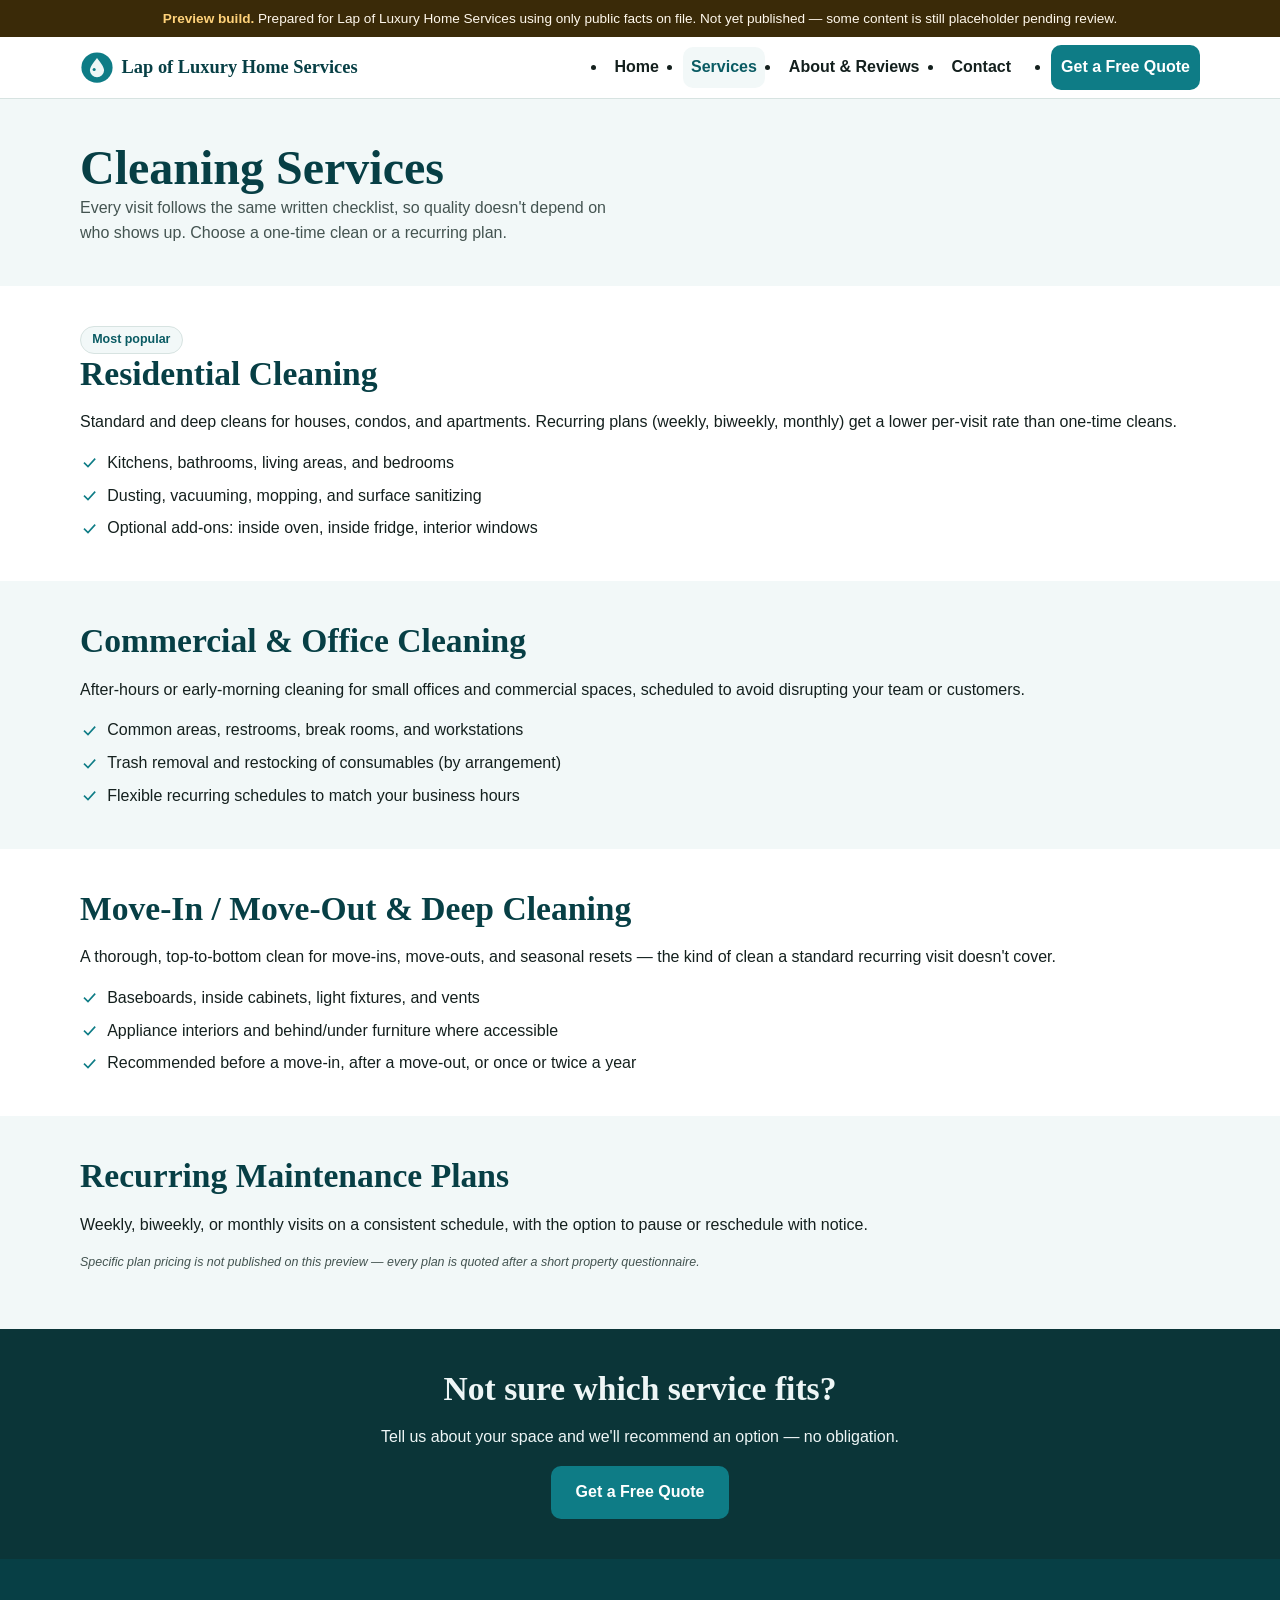
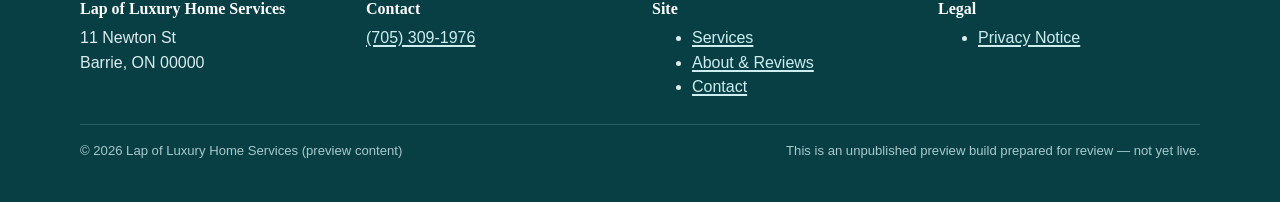
<file: previews/R20260811-037/services.html>
<!doctype html>
<html lang="en">
<head>
  <!-- Generated preview: prospect_id=R20260811-037, generated=2026-09-09, expires=2026-10-09, source=prospects.csv -->
  <meta charset="utf-8" />
  <meta name="viewport" content="width=device-width, initial-scale=1" />
  <title>Cleaning Services | Lap of Luxury Home Services (PREVIEW)</title>
  <meta name="description" content="Residential, commercial, move-in/move-out, deep cleaning, and recurring maintenance plans from Lap of Luxury Home Services in Barrie." />
  <meta name="robots" content="noindex, nofollow" />
  <meta name="preview-expires" content="2026-10-09" />
  <link rel="icon" href="assets/img/favicon.svg" type="image/svg+xml" />
  <link rel="stylesheet" href="assets/css/styles.css" />

  <meta property="og:type" content="website" />
  <meta property="og:site_name" content="Lap of Luxury Home Services (Preview)" />
  <meta property="og:title" content="Cleaning Services | Lap of Luxury Home Services (Preview)" />
  <meta property="og:description" content="Residential, commercial, move-in/move-out, deep cleaning, and recurring plans." />

  <script type="application/ld+json">
  {
    "@context": "https://schema.org",
    "@type": "LocalBusiness",
    "name": "Lap of Luxury Home Services",
    "telephone": "+17053091976",
    "address": {
      "@type": "PostalAddress",
      "streetAddress": "11 Newton St",
      "addressLocality": "Barrie",
      "addressRegion": "ON",
      "postalCode": "00000",
      "addressCountry": "US"
    }
  }
  </script>
</head>
<body>
  <a class="skip-link" href="#main">Skip to main content</a>
  <div class="demo-banner" role="note">
    <strong>Preview build.</strong> Prepared for Lap of Luxury Home Services using only public facts on file. Not yet published — some content is still placeholder pending review.
  </div>

  <header class="site-header">
    <div class="container">
      <a class="brand" href="index.html">
        <img class="brand-mark" src="assets/img/brand-mark.svg" alt="" width="34" height="34" />
        Lap of Luxury Home Services
      </a>
      <button type="button" class="nav-toggle" data-nav-toggle aria-expanded="false" aria-controls="primary-nav">
        <svg class="nav-toggle-icon" viewBox="0 0 24 24" fill="none" stroke="currentColor" stroke-width="2" aria-hidden="true"><path d="M3 6h18M3 12h18M3 18h18"/></svg>
        Menu
      </button>
      <nav class="primary-nav" id="primary-nav" aria-label="Primary">
        <ul>
          <li><a href="index.html">Home</a></li>
          <li><a href="services.html" aria-current="page">Services</a></li>
          <li><a href="about.html">About &amp; Reviews</a></li>
          <li><a href="contact.html">Contact</a></li>
          <li class="nav-cta"><a class="btn btn-primary" href="contact.html#quote-form">Get a Free Quote</a></li>
        </ul>
      </nav>
    </div>
  </header>

  <main id="main">
    <div class="page-header">
      <div class="container">
        <h1>Cleaning Services</h1>
        <p>Every visit follows the same written checklist, so quality doesn't depend on who shows up. Choose a one-time clean or a recurring plan.</p>
      </div>
    </div>

    <section id="residential">
      <div class="container">
        <span class="badge">Most popular</span>
        <h2>Residential Cleaning</h2>
        <p>Standard and deep cleans for houses, condos, and apartments. Recurring plans (weekly, biweekly, monthly) get a lower per-visit rate than one-time cleans.</p>
        <ul class="list-check">
          <li><svg viewBox="0 0 24 24" fill="none" stroke="currentColor" stroke-width="2" aria-hidden="true"><path d="M5 12l5 5 9-10"/></svg>Kitchens, bathrooms, living areas, and bedrooms</li>
          <li><svg viewBox="0 0 24 24" fill="none" stroke="currentColor" stroke-width="2" aria-hidden="true"><path d="M5 12l5 5 9-10"/></svg>Dusting, vacuuming, mopping, and surface sanitizing</li>
          <li><svg viewBox="0 0 24 24" fill="none" stroke="currentColor" stroke-width="2" aria-hidden="true"><path d="M5 12l5 5 9-10"/></svg>Optional add-ons: inside oven, inside fridge, interior windows</li>
        </ul>
      </div>
    </section>

    <section class="section-alt" id="commercial">
      <div class="container">
        <h2>Commercial &amp; Office Cleaning</h2>
        <p>After-hours or early-morning cleaning for small offices and commercial spaces, scheduled to avoid disrupting your team or customers.</p>
        <ul class="list-check">
          <li><svg viewBox="0 0 24 24" fill="none" stroke="currentColor" stroke-width="2" aria-hidden="true"><path d="M5 12l5 5 9-10"/></svg>Common areas, restrooms, break rooms, and workstations</li>
          <li><svg viewBox="0 0 24 24" fill="none" stroke="currentColor" stroke-width="2" aria-hidden="true"><path d="M5 12l5 5 9-10"/></svg>Trash removal and restocking of consumables (by arrangement)</li>
          <li><svg viewBox="0 0 24 24" fill="none" stroke="currentColor" stroke-width="2" aria-hidden="true"><path d="M5 12l5 5 9-10"/></svg>Flexible recurring schedules to match your business hours</li>
        </ul>
      </div>
    </section>

    <section id="deep-cleaning">
      <div class="container">
        <h2>Move-In / Move-Out &amp; Deep Cleaning</h2>
        <p>A thorough, top-to-bottom clean for move-ins, move-outs, and seasonal resets — the kind of clean a standard recurring visit doesn't cover.</p>
        <ul class="list-check">
          <li><svg viewBox="0 0 24 24" fill="none" stroke="currentColor" stroke-width="2" aria-hidden="true"><path d="M5 12l5 5 9-10"/></svg>Baseboards, inside cabinets, light fixtures, and vents</li>
          <li><svg viewBox="0 0 24 24" fill="none" stroke="currentColor" stroke-width="2" aria-hidden="true"><path d="M5 12l5 5 9-10"/></svg>Appliance interiors and behind/under furniture where accessible</li>
          <li><svg viewBox="0 0 24 24" fill="none" stroke="currentColor" stroke-width="2" aria-hidden="true"><path d="M5 12l5 5 9-10"/></svg>Recommended before a move-in, after a move-out, or once or twice a year</li>
        </ul>
      </div>
    </section>

    <section class="section-alt" id="recurring">
      <div class="container">
        <h2>Recurring Maintenance Plans</h2>
        <p>Weekly, biweekly, or monthly visits on a consistent schedule, with the option to pause or reschedule with notice.</p>
        <p class="fictional-note">Specific plan pricing is not published on this preview — every plan is quoted after a short property questionnaire.</p>
      </div>
    </section>

    <section class="cta-band">
      <div class="container" style="text-align:center;">
        <h2>Not sure which service fits?</h2>
        <p>Tell us about your space and we'll recommend an option — no obligation.</p>
        <div class="btn-row" style="justify-content:center;">
          <a class="btn btn-primary" href="contact.html#quote-form">Get a Free Quote</a>
        </div>
      </div>
    </section>
  </main>

  <footer class="site-footer">
    <div class="container">
      <div class="footer-grid">
        <div>
          <h3>Lap of Luxury Home Services</h3>
          <p>11 Newton St<br />Barrie, ON 00000</p>
          
        </div>
        <div>
          <h3>Contact</h3>
          <p><a href="tel:+17053091976">(705) 309-1976</a></p>
        </div>
        <div>
          <h3>Site</h3>
          <ul>
            <li><a href="services.html">Services</a></li>
            <li><a href="about.html">About &amp; Reviews</a></li>
            <li><a href="contact.html">Contact</a></li>
          </ul>
        </div>
        <div>
          <h3>Legal</h3>
          <ul>
            <li><a href="contact.html#privacy">Privacy Notice</a></li>
          </ul>
        </div>
      </div>
      <div class="footer-bottom">
        <span>&copy; 2026 Lap of Luxury Home Services (preview content)</span>
        <span>This is an unpublished preview build prepared for review — not yet live.</span>
      </div>
    </div>
  </footer>

  <script src="assets/js/main.js"></script>
</body>
</html>
</file>
<file: previews/P0001/assets/css/styles.css>
/*
  Crystal Clear Cleaning Co. — DEMO site stylesheet.
  Mobile-first. No external fonts/CDN calls (self-contained, no third-party requests).
*/

/* ---------- Reset ---------- */
*, *::before, *::after { box-sizing: border-box; }
html, body, h1, h2, h3, h4, p, figure, blockquote, dl, dd, ul, ol { margin: 0; }
ul[class], ol[class] { list-style: none; padding: 0; }
img, picture, svg { max-width: 100%; display: block; }
input, button, textarea, select { font: inherit; color: inherit; }
button { cursor: pointer; }
a { color: inherit; }

/* ---------- Design tokens ---------- */
:root {
  --color-bg: #ffffff;
  --color-bg-alt: #f2f8f8;
  --color-bg-dark: #0b3538;
  --color-text: #14201e;
  --color-text-muted: #445451;
  --color-text-on-dark: #eef6f6;
  --color-primary: #0e7c86;
  --color-primary-dark: #0a5b63;
  --color-primary-darker: #073f45;
  --color-accent: #c96a12;
  --color-border: #d7e3e1;
  --color-success-bg: #e7f5ea;
  --color-success-text: #205c30;
  --color-error-bg: #fdeceb;
  --color-error-text: #8a2318;
  --color-error-border: #d9463a;

  --font-body: -apple-system, "Segoe UI", Roboto, Helvetica, Arial, sans-serif;
  --font-heading: Georgia, "Times New Roman", serif;

  --space-1: 0.25rem;
  --space-2: 0.5rem;
  --space-3: 1rem;
  --space-4: 1.5rem;
  --space-5: 2.5rem;
  --space-6: 4rem;

  --radius: 10px;
  --max-width: 72rem;
  --shadow-card: 0 1px 3px rgba(11, 53, 56, 0.12), 0 1px 2px rgba(11, 53, 56, 0.08);
  --transition-fast: 150ms ease;
}

/* ---------- Base ---------- */
html { scroll-behavior: smooth; }
body {
  font-family: var(--font-body);
  color: var(--color-text);
  background: var(--color-bg);
  line-height: 1.55;
  -webkit-text-size-adjust: 100%;
}
h1, h2, h3, h4 { font-family: var(--font-heading); line-height: 1.2; color: var(--color-primary-darker); }
h1 { font-size: clamp(1.9rem, 5vw, 3rem); }
h2 { font-size: clamp(1.5rem, 3.6vw, 2.1rem); margin-bottom: var(--space-3); }
h3 { font-size: 1.2rem; margin-bottom: var(--space-2); }
p { margin-bottom: var(--space-3); }
a { text-decoration-thickness: 2px; text-underline-offset: 2px; }
a:hover { color: var(--color-primary); }

/* Focus visibility — never remove without replacing */
:focus { outline: none; }
:focus-visible {
  outline: 3px solid var(--color-primary);
  outline-offset: 2px;
  border-radius: 4px;
}

/* ---------- Accessibility utilities ---------- */
.visually-hidden {
  position: absolute !important;
  width: 1px; height: 1px;
  padding: 0; margin: -1px;
  overflow: hidden;
  clip: rect(0, 0, 0, 0);
  white-space: nowrap;
  border: 0;
}
.skip-link {
  position: absolute;
  left: var(--space-2);
  top: -3rem;
  background: var(--color-primary-darker);
  color: #fff;
  padding: var(--space-2) var(--space-3);
  border-radius: var(--radius);
  z-index: 100;
  transition: top var(--transition-fast);
}
.skip-link:focus {
  top: var(--space-2);
}

@media (prefers-reduced-motion: reduce) {
  html { scroll-behavior: auto; }
  *, *::before, *::after {
    animation-duration: 0.001ms !important;
    animation-iteration-count: 1 !important;
    transition-duration: 0.001ms !important;
    scroll-behavior: auto !important;
  }
}

/* ---------- Layout ---------- */
.container {
  width: 100%;
  max-width: var(--max-width);
  margin-inline: auto;
  padding-inline: var(--space-3);
}
section { padding-block: var(--space-5); }
.section-alt { background: var(--color-bg-alt); }

/* ---------- Demo banner ---------- */
.demo-banner {
  background: #3a2a08;
  color: #fff8ec;
  text-align: center;
  font-size: 0.85rem;
  padding: var(--space-2) var(--space-3);
}
.demo-banner strong { color: #ffd27a; }

/* ---------- Header / nav ---------- */
.site-header {
  background: var(--color-bg);
  border-bottom: 1px solid var(--color-border);
  position: sticky;
  top: 0;
  z-index: 50;
}
.site-header .container {
  display: flex;
  align-items: center;
  justify-content: space-between;
  padding-block: var(--space-2);
  gap: var(--space-3);
}
.brand {
  display: flex;
  align-items: center;
  gap: var(--space-2);
  font-family: var(--font-heading);
  font-weight: 700;
  font-size: 1.15rem;
  color: var(--color-primary-darker);
  text-decoration: none;
}
.brand:hover { color: var(--color-primary); }
.brand-mark { width: 2.1rem; height: 2.1rem; flex-shrink: 0; }

/* No-JS baseline: the toggle button stays hidden and the nav is always visible in normal
   document flow, so keyboard/no-JS/no-CSS visitors can always reach every link. JS only
   upgrades this into a collapsible mobile menu (see .js below). */
.nav-toggle { display: none; }
.nav-toggle-icon { width: 1.1rem; height: 1.1rem; }

.primary-nav {
  display: block;
  padding: var(--space-2) var(--space-3) var(--space-4);
}
.primary-nav ul { display: flex; flex-direction: column; gap: var(--space-2); }

/* JS-enhanced collapsible mobile nav (progressive enhancement) */
.js .nav-toggle {
  display: inline-flex;
  align-items: center;
  gap: var(--space-2);
  background: var(--color-bg);
  border: 1px solid var(--color-border);
  border-radius: var(--radius);
  padding: var(--space-2) var(--space-3);
}
.js .primary-nav {
  position: absolute;
  inset-inline: 0;
  top: 100%;
  background: var(--color-bg);
  border-bottom: 1px solid var(--color-border);
  display: none;
}
.js .primary-nav.is-open { display: block; }
.primary-nav a {
  display: block;
  padding: var(--space-2) var(--space-2);
  border-radius: var(--radius);
  text-decoration: none;
  font-weight: 600;
}
.primary-nav a:hover, .primary-nav a[aria-current="page"] {
  background: var(--color-bg-alt);
  color: var(--color-primary-dark);
}
.nav-cta {
  margin-top: var(--space-2);
}

@media (min-width: 800px) {
  .js .nav-toggle { display: none; }
  .js .primary-nav,
  .primary-nav {
    display: block;
    position: static;
    border: none;
    padding: 0;
  }
  .primary-nav ul { flex-direction: row; align-items: center; gap: var(--space-3); }
  .nav-cta { margin-top: 0; margin-left: var(--space-3); }
}

/* ---------- Buttons ---------- */
.btn {
  display: inline-flex;
  align-items: center;
  justify-content: center;
  gap: var(--space-2);
  padding: 0.75rem 1.4rem;
  border-radius: var(--radius);
  font-weight: 700;
  text-decoration: none;
  border: 2px solid transparent;
  transition: background var(--transition-fast), color var(--transition-fast), border-color var(--transition-fast);
  min-height: 44px;
}
.btn-primary { background: var(--color-primary); color: #fff; }
.btn-primary:hover { background: var(--color-primary-dark); color: #fff; }
.btn-secondary { background: transparent; color: var(--color-primary-darker); border-color: var(--color-primary); }
.btn-secondary:hover { background: var(--color-bg-alt); }
.btn-block { width: 100%; }
.btn-row { display: flex; flex-wrap: wrap; gap: var(--space-3); }

/* ---------- Hero ---------- */
.hero { padding-block: var(--space-6); }
.hero .container { display: grid; gap: var(--space-4); }
.hero-eyebrow {
  display: inline-block;
  color: var(--color-primary-dark);
  font-weight: 700;
  letter-spacing: 0.04em;
  text-transform: uppercase;
  font-size: 0.8rem;
  margin-bottom: var(--space-2);
}
.hero-lead { font-size: 1.15rem; color: var(--color-text-muted); max-width: 42ch; }
.hero-art { border-radius: var(--radius); overflow: hidden; box-shadow: var(--shadow-card); }

@media (min-width: 900px) {
  .hero .container { grid-template-columns: 1.1fr 0.9fr; align-items: center; }
}

/* ---------- Cards / grids ---------- */
.grid { display: grid; gap: var(--space-4); }
.grid-3 { grid-template-columns: repeat(auto-fit, minmax(240px, 1fr)); }
.card {
  background: var(--color-bg);
  border: 1px solid var(--color-border);
  border-radius: var(--radius);
  padding: var(--space-4);
  box-shadow: var(--shadow-card);
  height: 100%;
}
.card-icon { width: 2.5rem; height: 2.5rem; color: var(--color-primary); margin-bottom: var(--space-2); }

/* ---------- Trust strip ---------- */
.trust-strip {
  display: flex;
  flex-wrap: wrap;
  gap: var(--space-4);
  align-items: center;
  color: var(--color-text-muted);
  font-size: 0.95rem;
}
.trust-strip strong { color: var(--color-text); }
.rating-badge {
  display: inline-flex;
  align-items: center;
  gap: 0.35rem;
  font-weight: 700;
  color: var(--color-primary-darker);
}
.rating-badge .stars { color: var(--color-accent); letter-spacing: 1px; }
.fictional-note {
  font-size: 0.78rem;
  color: var(--color-text-muted);
  font-style: italic;
}

/* ---------- Reviews ---------- */
.review-card blockquote { margin: 0 0 var(--space-2); }
.review-meta { display: flex; justify-content: space-between; align-items: center; font-size: 0.85rem; color: var(--color-text-muted); }

/* ---------- Service areas ---------- */
.area-list { display: grid; grid-template-columns: repeat(auto-fill, minmax(160px, 1fr)); gap: var(--space-2); }
.area-chip {
  background: var(--color-bg-alt);
  border: 1px solid var(--color-border);
  border-radius: 999px;
  padding: var(--space-2) var(--space-3);
  text-align: center;
  font-weight: 600;
  font-size: 0.92rem;
}

/* ---------- Forms ---------- */
.form-grid { display: grid; gap: var(--space-3); }
@media (min-width: 700px) {
  .form-grid.two-col { grid-template-columns: 1fr 1fr; }
  .form-grid.two-col .full { grid-column: 1 / -1; }
}
.field label {
  display: block;
  font-weight: 700;
  margin-bottom: var(--space-1);
}
.field .hint { display: block; font-weight: 400; font-size: 0.82rem; color: var(--color-text-muted); }
.field input[type="text"],
.field input[type="email"],
.field input[type="tel"],
.field select,
.field textarea {
  width: 100%;
  padding: 0.7rem 0.8rem;
  border: 1px solid var(--color-border);
  border-radius: var(--radius);
  background: var(--color-bg);
  min-height: 44px;
}
.field textarea { min-height: 8rem; resize: vertical; }
.field input:invalid[data-touched="true"],
.field.has-error input,
.field.has-error select,
.field.has-error textarea {
  border-color: var(--color-error-border);
}
.field-error {
  color: var(--color-error-text);
  font-size: 0.85rem;
  margin-top: var(--space-1);
  display: none;
}
.field.has-error .field-error { display: block; }
.consent-field {
  display: flex;
  gap: var(--space-2);
  align-items: flex-start;
}
.consent-field input { margin-top: 0.3rem; width: 1.1rem; height: 1.1rem; }
.consent-field label { font-weight: 400; font-size: 0.9rem; }

/* honeypot field — hidden from sighted + AT users, present for bots */
.hp-field {
  position: absolute;
  left: -9999px;
  top: -9999px;
  width: 1px;
  height: 1px;
  overflow: hidden;
}

.form-status {
  border-radius: var(--radius);
  padding: var(--space-3);
  margin-top: var(--space-3);
  display: none;
}
.form-status.is-visible { display: block; }
.form-status.success { background: var(--color-success-bg); color: var(--color-success-text); }
.form-status.error { background: var(--color-error-bg); color: var(--color-error-text); }

/* ---------- CTA band ---------- */
.cta-band {
  background: var(--color-bg-dark);
  color: var(--color-text-on-dark);
}
.cta-band h2, .cta-band p { color: var(--color-text-on-dark); }
.cta-band .btn-secondary { color: #fff; border-color: #fff; }
.cta-band .btn-secondary:hover { background: rgba(255,255,255,0.1); }

/* ---------- Footer ---------- */
.site-footer {
  background: var(--color-primary-darker);
  color: #dcecef;
  padding-block: var(--space-5);
}
.site-footer a { color: #cdeef0; }
.footer-grid { display: grid; gap: var(--space-4); }
@media (min-width: 800px) {
  .footer-grid { grid-template-columns: repeat(4, 1fr); }
}
.footer-grid h3 { color: #fff; font-size: 1rem; }
.footer-bottom {
  border-top: 1px solid rgba(255,255,255,0.15);
  margin-top: var(--space-4);
  padding-top: var(--space-3);
  font-size: 0.82rem;
  color: #a9c9cc;
  display: flex;
  flex-wrap: wrap;
  gap: var(--space-2) var(--space-4);
  justify-content: space-between;
}

/* ---------- Breadcrumb / page header ---------- */
.page-header { padding-block: var(--space-5) var(--space-4); background: var(--color-bg-alt); }
.page-header p { color: var(--color-text-muted); max-width: 60ch; }

/* ---------- Misc ---------- */
.badge {
  display: inline-block;
  background: var(--color-bg-alt);
  border: 1px solid var(--color-border);
  border-radius: 999px;
  padding: 0.2rem 0.7rem;
  font-size: 0.78rem;
  font-weight: 700;
  color: var(--color-primary-dark);
}
.list-check { display: grid; gap: var(--space-2); }
.list-check li { display: flex; gap: var(--space-2); align-items: flex-start; }
.list-check svg { width: 1.2rem; height: 1.2rem; flex-shrink: 0; color: var(--color-primary); margin-top: 0.15rem; }

.map-embed-placeholder {
  border: 1px dashed var(--color-border);
  border-radius: var(--radius);
  padding: var(--space-4);
  text-align: center;
  color: var(--color-text-muted);
  background: var(--color-bg-alt);
}
</file>
<file: previews/R20260811-037/assets/css/styles.css>
/*
  Crystal Clear Cleaning Co. — DEMO site stylesheet.
  Mobile-first. No external fonts/CDN calls (self-contained, no third-party requests).
*/

/* ---------- Reset ---------- */
*, *::before, *::after { box-sizing: border-box; }
html, body, h1, h2, h3, h4, p, figure, blockquote, dl, dd, ul, ol { margin: 0; }
ul[class], ol[class] { list-style: none; padding: 0; }
img, picture, svg { max-width: 100%; display: block; }
input, button, textarea, select { font: inherit; color: inherit; }
button { cursor: pointer; }
a { color: inherit; }

/* ---------- Design tokens ---------- */
:root {
  --color-bg: #ffffff;
  --color-bg-alt: #f2f8f8;
  --color-bg-dark: #0b3538;
  --color-text: #14201e;
  --color-text-muted: #445451;
  --color-text-on-dark: #eef6f6;
  --color-primary: #0e7c86;
  --color-primary-dark: #0a5b63;
  --color-primary-darker: #073f45;
  --color-accent: #c96a12;
  --color-border: #d7e3e1;
  --color-success-bg: #e7f5ea;
  --color-success-text: #205c30;
  --color-error-bg: #fdeceb;
  --color-error-text: #8a2318;
  --color-error-border: #d9463a;

  --font-body: -apple-system, "Segoe UI", Roboto, Helvetica, Arial, sans-serif;
  --font-heading: Georgia, "Times New Roman", serif;

  --space-1: 0.25rem;
  --space-2: 0.5rem;
  --space-3: 1rem;
  --space-4: 1.5rem;
  --space-5: 2.5rem;
  --space-6: 4rem;

  --radius: 10px;
  --max-width: 72rem;
  --shadow-card: 0 1px 3px rgba(11, 53, 56, 0.12), 0 1px 2px rgba(11, 53, 56, 0.08);
  --transition-fast: 150ms ease;
}

/* ---------- Base ---------- */
html { scroll-behavior: smooth; }
body {
  font-family: var(--font-body);
  color: var(--color-text);
  background: var(--color-bg);
  line-height: 1.55;
  -webkit-text-size-adjust: 100%;
}
h1, h2, h3, h4 { font-family: var(--font-heading); line-height: 1.2; color: var(--color-primary-darker); }
h1 { font-size: clamp(1.9rem, 5vw, 3rem); }
h2 { font-size: clamp(1.5rem, 3.6vw, 2.1rem); margin-bottom: var(--space-3); }
h3 { font-size: 1.2rem; margin-bottom: var(--space-2); }
p { margin-bottom: var(--space-3); }
a { text-decoration-thickness: 2px; text-underline-offset: 2px; }
a:hover { color: var(--color-primary); }

/* Focus visibility — never remove without replacing */
:focus { outline: none; }
:focus-visible {
  outline: 3px solid var(--color-primary);
  outline-offset: 2px;
  border-radius: 4px;
}

/* ---------- Accessibility utilities ---------- */
.visually-hidden {
  position: absolute !important;
  width: 1px; height: 1px;
  padding: 0; margin: -1px;
  overflow: hidden;
  clip: rect(0, 0, 0, 0);
  white-space: nowrap;
  border: 0;
}
.skip-link {
  position: absolute;
  left: var(--space-2);
  top: -3rem;
  background: var(--color-primary-darker);
  color: #fff;
  padding: var(--space-2) var(--space-3);
  border-radius: var(--radius);
  z-index: 100;
  transition: top var(--transition-fast);
}
.skip-link:focus {
  top: var(--space-2);
}

@media (prefers-reduced-motion: reduce) {
  html { scroll-behavior: auto; }
  *, *::before, *::after {
    animation-duration: 0.001ms !important;
    animation-iteration-count: 1 !important;
    transition-duration: 0.001ms !important;
    scroll-behavior: auto !important;
  }
}

/* ---------- Layout ---------- */
.container {
  width: 100%;
  max-width: var(--max-width);
  margin-inline: auto;
  padding-inline: var(--space-3);
}
section { padding-block: var(--space-5); }
.section-alt { background: var(--color-bg-alt); }

/* ---------- Demo banner ---------- */
.demo-banner {
  background: #3a2a08;
  color: #fff8ec;
  text-align: center;
  font-size: 0.85rem;
  padding: var(--space-2) var(--space-3);
}
.demo-banner strong { color: #ffd27a; }

/* ---------- Header / nav ---------- */
.site-header {
  background: var(--color-bg);
  border-bottom: 1px solid var(--color-border);
  position: sticky;
  top: 0;
  z-index: 50;
}
.site-header .container {
  display: flex;
  align-items: center;
  justify-content: space-between;
  padding-block: var(--space-2);
  gap: var(--space-3);
}
.brand {
  display: flex;
  align-items: center;
  gap: var(--space-2);
  font-family: var(--font-heading);
  font-weight: 700;
  font-size: 1.15rem;
  color: var(--color-primary-darker);
  text-decoration: none;
}
.brand:hover { color: var(--color-primary); }
.brand-mark { width: 2.1rem; height: 2.1rem; flex-shrink: 0; }

/* No-JS baseline: the toggle button stays hidden and the nav is always visible in normal
   document flow, so keyboard/no-JS/no-CSS visitors can always reach every link. JS only
   upgrades this into a collapsible mobile menu (see .js below). */
.nav-toggle { display: none; }
.nav-toggle-icon { width: 1.1rem; height: 1.1rem; }

.primary-nav {
  display: block;
  padding: var(--space-2) var(--space-3) var(--space-4);
}
.primary-nav ul { display: flex; flex-direction: column; gap: var(--space-2); }

/* JS-enhanced collapsible mobile nav (progressive enhancement) */
.js .nav-toggle {
  display: inline-flex;
  align-items: center;
  gap: var(--space-2);
  background: var(--color-bg);
  border: 1px solid var(--color-border);
  border-radius: var(--radius);
  padding: var(--space-2) var(--space-3);
}
.js .primary-nav {
  position: absolute;
  inset-inline: 0;
  top: 100%;
  background: var(--color-bg);
  border-bottom: 1px solid var(--color-border);
  display: none;
}
.js .primary-nav.is-open { display: block; }
.primary-nav a {
  display: block;
  padding: var(--space-2) var(--space-2);
  border-radius: var(--radius);
  text-decoration: none;
  font-weight: 600;
}
.primary-nav a:hover, .primary-nav a[aria-current="page"] {
  background: var(--color-bg-alt);
  color: var(--color-primary-dark);
}
.nav-cta {
  margin-top: var(--space-2);
}

@media (min-width: 800px) {
  .js .nav-toggle { display: none; }
  .js .primary-nav,
  .primary-nav {
    display: block;
    position: static;
    border: none;
    padding: 0;
  }
  .primary-nav ul { flex-direction: row; align-items: center; gap: var(--space-3); }
  .nav-cta { margin-top: 0; margin-left: var(--space-3); }
}

/* ---------- Buttons ---------- */
.btn {
  display: inline-flex;
  align-items: center;
  justify-content: center;
  gap: var(--space-2);
  padding: 0.75rem 1.4rem;
  border-radius: var(--radius);
  font-weight: 700;
  text-decoration: none;
  border: 2px solid transparent;
  transition: background var(--transition-fast), color var(--transition-fast), border-color var(--transition-fast);
  min-height: 44px;
}
.btn-primary { background: var(--color-primary); color: #fff; }
.btn-primary:hover { background: var(--color-primary-dark); color: #fff; }
.btn-secondary { background: transparent; color: var(--color-primary-darker); border-color: var(--color-primary); }
.btn-secondary:hover { background: var(--color-bg-alt); }
.btn-block { width: 100%; }
.btn-row { display: flex; flex-wrap: wrap; gap: var(--space-3); }

/* ---------- Hero ---------- */
.hero { padding-block: var(--space-6); }
.hero .container { display: grid; gap: var(--space-4); }
.hero-eyebrow {
  display: inline-block;
  color: var(--color-primary-dark);
  font-weight: 700;
  letter-spacing: 0.04em;
  text-transform: uppercase;
  font-size: 0.8rem;
  margin-bottom: var(--space-2);
}
.hero-lead { font-size: 1.15rem; color: var(--color-text-muted); max-width: 42ch; }
.hero-art { border-radius: var(--radius); overflow: hidden; box-shadow: var(--shadow-card); }

@media (min-width: 900px) {
  .hero .container { grid-template-columns: 1.1fr 0.9fr; align-items: center; }
}

/* ---------- Cards / grids ---------- */
.grid { display: grid; gap: var(--space-4); }
.grid-3 { grid-template-columns: repeat(auto-fit, minmax(240px, 1fr)); }
.card {
  background: var(--color-bg);
  border: 1px solid var(--color-border);
  border-radius: var(--radius);
  padding: var(--space-4);
  box-shadow: var(--shadow-card);
  height: 100%;
}
.card-icon { width: 2.5rem; height: 2.5rem; color: var(--color-primary); margin-bottom: var(--space-2); }

/* ---------- Trust strip ---------- */
.trust-strip {
  display: flex;
  flex-wrap: wrap;
  gap: var(--space-4);
  align-items: center;
  color: var(--color-text-muted);
  font-size: 0.95rem;
}
.trust-strip strong { color: var(--color-text); }
.rating-badge {
  display: inline-flex;
  align-items: center;
  gap: 0.35rem;
  font-weight: 700;
  color: var(--color-primary-darker);
}
.rating-badge .stars { color: var(--color-accent); letter-spacing: 1px; }
.fictional-note {
  font-size: 0.78rem;
  color: var(--color-text-muted);
  font-style: italic;
}

/* ---------- Reviews ---------- */
.review-card blockquote { margin: 0 0 var(--space-2); }
.review-meta { display: flex; justify-content: space-between; align-items: center; font-size: 0.85rem; color: var(--color-text-muted); }

/* ---------- Service areas ---------- */
.area-list { display: grid; grid-template-columns: repeat(auto-fill, minmax(160px, 1fr)); gap: var(--space-2); }
.area-chip {
  background: var(--color-bg-alt);
  border: 1px solid var(--color-border);
  border-radius: 999px;
  padding: var(--space-2) var(--space-3);
  text-align: center;
  font-weight: 600;
  font-size: 0.92rem;
}

/* ---------- Forms ---------- */
.form-grid { display: grid; gap: var(--space-3); }
@media (min-width: 700px) {
  .form-grid.two-col { grid-template-columns: 1fr 1fr; }
  .form-grid.two-col .full { grid-column: 1 / -1; }
}
.field label {
  display: block;
  font-weight: 700;
  margin-bottom: var(--space-1);
}
.field .hint { display: block; font-weight: 400; font-size: 0.82rem; color: var(--color-text-muted); }
.field input[type="text"],
.field input[type="email"],
.field input[type="tel"],
.field select,
.field textarea {
  width: 100%;
  padding: 0.7rem 0.8rem;
  border: 1px solid var(--color-border);
  border-radius: var(--radius);
  background: var(--color-bg);
  min-height: 44px;
}
.field textarea { min-height: 8rem; resize: vertical; }
.field input:invalid[data-touched="true"],
.field.has-error input,
.field.has-error select,
.field.has-error textarea {
  border-color: var(--color-error-border);
}
.field-error {
  color: var(--color-error-text);
  font-size: 0.85rem;
  margin-top: var(--space-1);
  display: none;
}
.field.has-error .field-error { display: block; }
.consent-field {
  display: flex;
  gap: var(--space-2);
  align-items: flex-start;
}
.consent-field input { margin-top: 0.3rem; width: 1.1rem; height: 1.1rem; }
.consent-field label { font-weight: 400; font-size: 0.9rem; }

/* honeypot field — hidden from sighted + AT users, present for bots */
.hp-field {
  position: absolute;
  left: -9999px;
  top: -9999px;
  width: 1px;
  height: 1px;
  overflow: hidden;
}

.form-status {
  border-radius: var(--radius);
  padding: var(--space-3);
  margin-top: var(--space-3);
  display: none;
}
.form-status.is-visible { display: block; }
.form-status.success { background: var(--color-success-bg); color: var(--color-success-text); }
.form-status.error { background: var(--color-error-bg); color: var(--color-error-text); }

/* ---------- CTA band ---------- */
.cta-band {
  background: var(--color-bg-dark);
  color: var(--color-text-on-dark);
}
.cta-band h2, .cta-band p { color: var(--color-text-on-dark); }
.cta-band .btn-secondary { color: #fff; border-color: #fff; }
.cta-band .btn-secondary:hover { background: rgba(255,255,255,0.1); }

/* ---------- Footer ---------- */
.site-footer {
  background: var(--color-primary-darker);
  color: #dcecef;
  padding-block: var(--space-5);
}
.site-footer a { color: #cdeef0; }
.footer-grid { display: grid; gap: var(--space-4); }
@media (min-width: 800px) {
  .footer-grid { grid-template-columns: repeat(4, 1fr); }
}
.footer-grid h3 { color: #fff; font-size: 1rem; }
.footer-bottom {
  border-top: 1px solid rgba(255,255,255,0.15);
  margin-top: var(--space-4);
  padding-top: var(--space-3);
  font-size: 0.82rem;
  color: #a9c9cc;
  display: flex;
  flex-wrap: wrap;
  gap: var(--space-2) var(--space-4);
  justify-content: space-between;
}

/* ---------- Breadcrumb / page header ---------- */
.page-header { padding-block: var(--space-5) var(--space-4); background: var(--color-bg-alt); }
.page-header p { color: var(--color-text-muted); max-width: 60ch; }

/* ---------- Misc ---------- */
.badge {
  display: inline-block;
  background: var(--color-bg-alt);
  border: 1px solid var(--color-border);
  border-radius: 999px;
  padding: 0.2rem 0.7rem;
  font-size: 0.78rem;
  font-weight: 700;
  color: var(--color-primary-dark);
}
.list-check { display: grid; gap: var(--space-2); }
.list-check li { display: flex; gap: var(--space-2); align-items: flex-start; }
.list-check svg { width: 1.2rem; height: 1.2rem; flex-shrink: 0; color: var(--color-primary); margin-top: 0.15rem; }

.map-embed-placeholder {
  border: 1px dashed var(--color-border);
  border-radius: var(--radius);
  padding: var(--space-4);
  text-align: center;
  color: var(--color-text-muted);
  background: var(--color-bg-alt);
}
</file>
